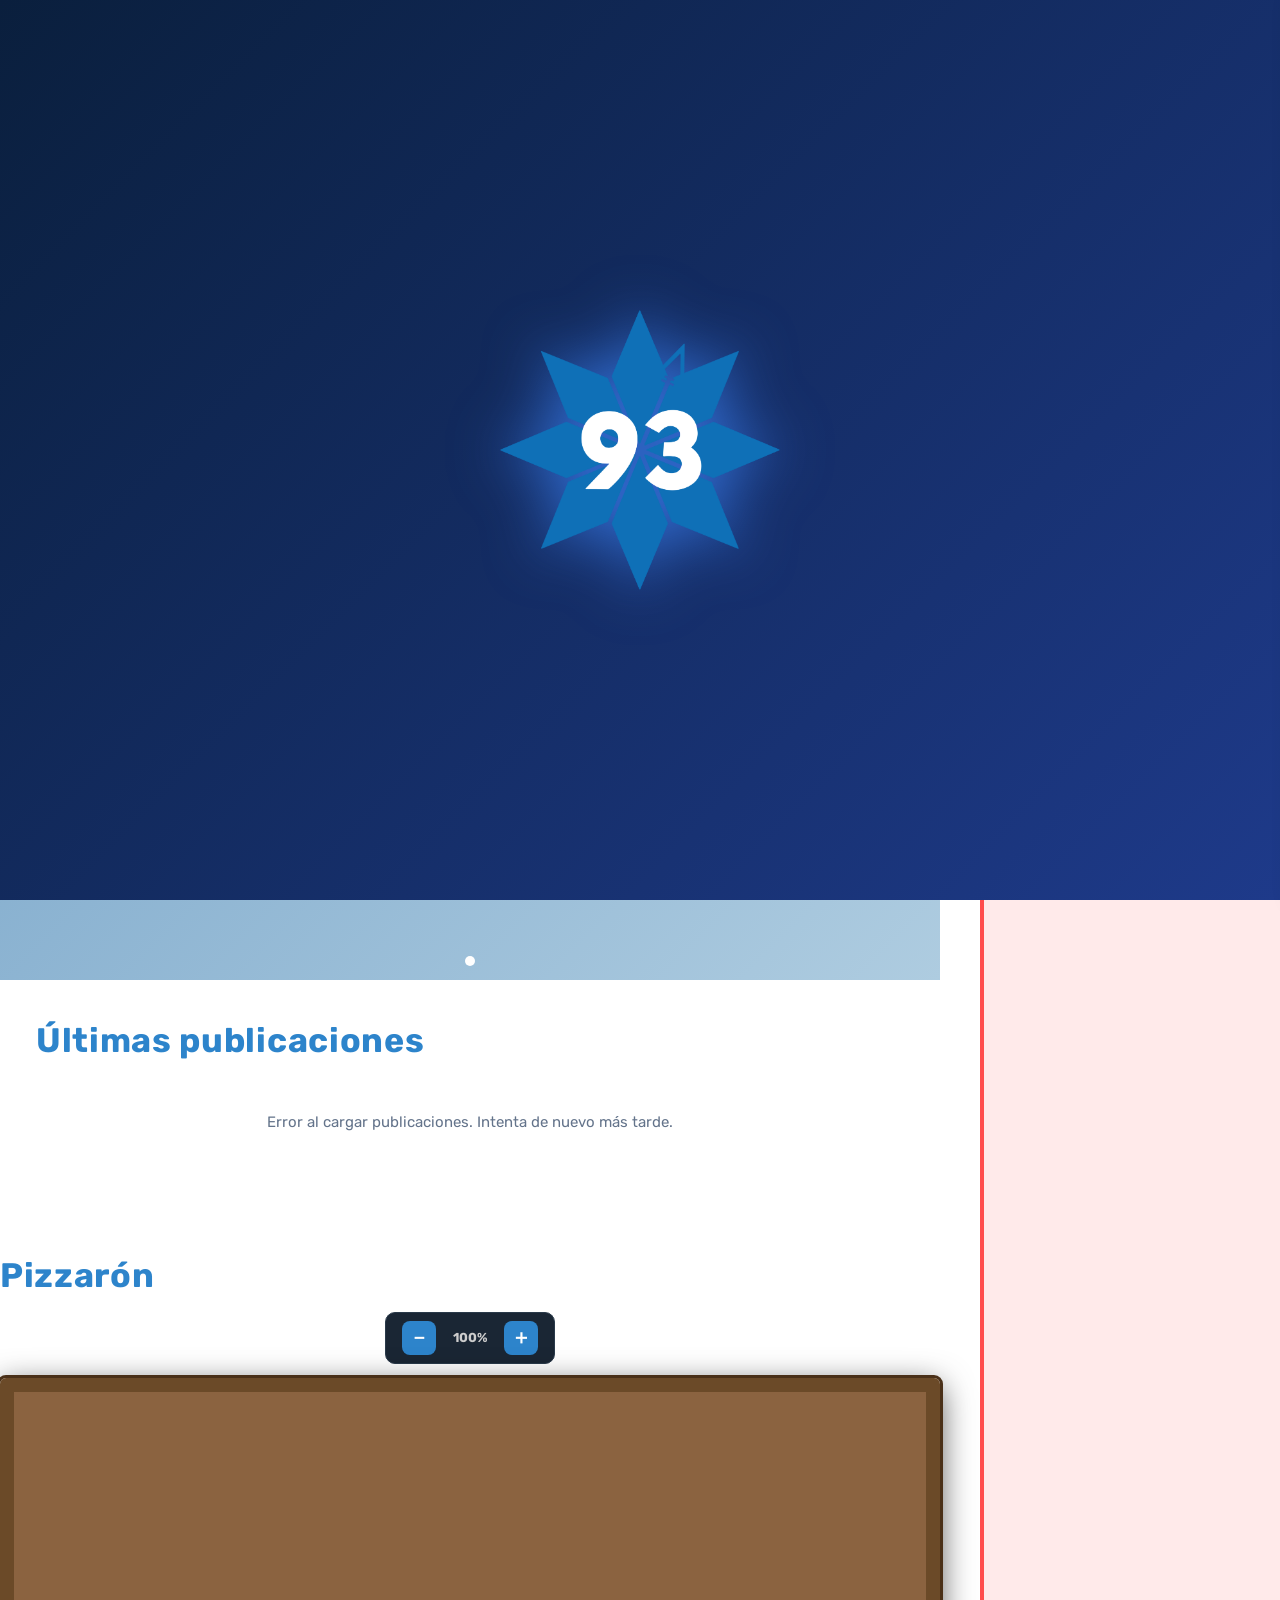
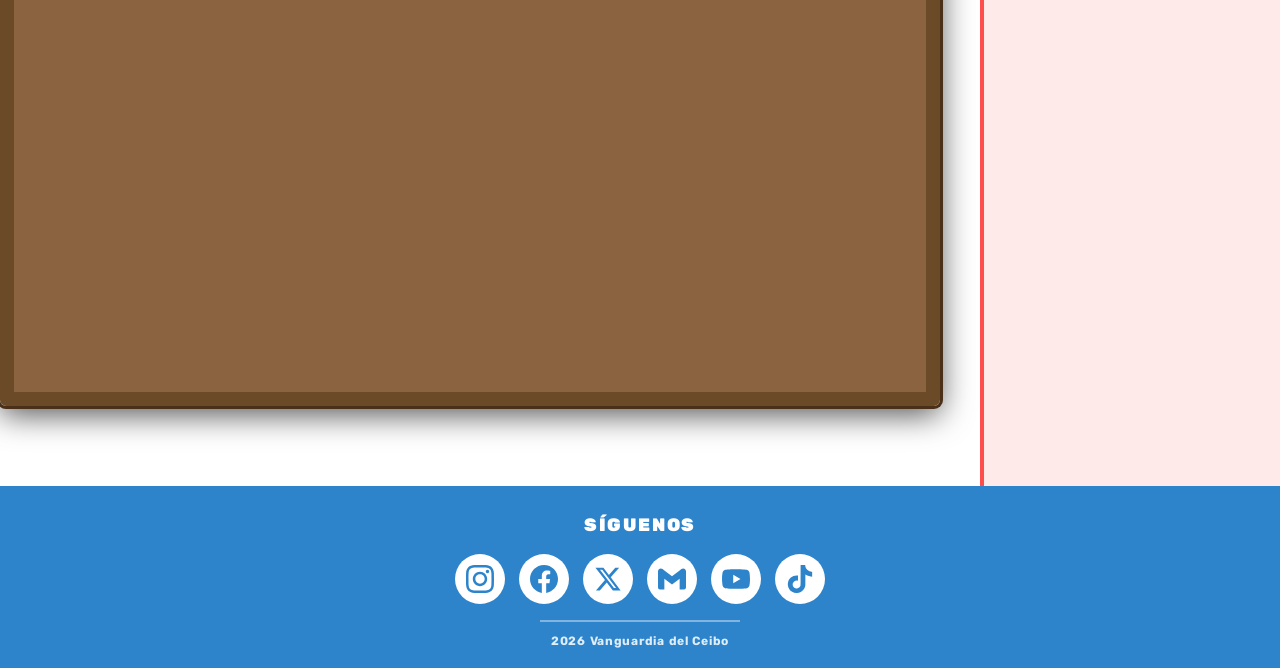
<file: Prototipo1/index.html>
<!DOCTYPE html>
<html lang="es">
<head>
  <meta name="viewport" content="width=device-width, initial-scale=1.0">
  <meta charset="UTF-8">
  <link rel="stylesheet" href="css/estilo.css">
  <script src="js/navbar.js" defer></script>
</head>
<body>

  <!-- SPLASH SCREEN -->
<div id="splash" class="splash">
  <div class="splash-content">
    <!-- Logo giratorio y 93 juntos -->
    <div class="logo-wrapper">
      <div class="logo-container">
        <img id="logo-fondo" src="Imagenes/logo_fondo.png" alt="Logo fondo">
      </div>
      <img id="logo-93" src="Imagenes/logo_93.png" alt="93">
    </div>
  </div>
</div>

<!-- NAVBAR -->
<custom-navbar></custom-navbar>

  <!-- 1. AQUÍ EMPIEZA EL CONTENEDOR GLOBAL (EL QUE MANEJA LAS DOS COLUMNAS) -->
<div class="pagina-contenedor">

  <!-- 2. AQUÍ ENTRA LA COLUMNA DE LA IZQUIERDA (TODO ESTO VA ADENTRO) -->
  <main class="contenido-principal">
    
    <!-- Hero -->
    <div class="hero">
      <div class="hero-placeholder"></div>
      <div class="hero-lema">Vanguardia del Ceibo</div>
    </div>

    <!-- Sección Info -->
    <div class="layout-principal">
      <section class="info-section">
        <p class="descripción-texto">
          Sómos un grupo con muchas ganas de crecer y ayudar participado en diversas actividades para el bienestar de las personas.
        </p>
      </section>
    </div>

    <!-- Carrusel Dinámico -->
    <div class="carousel" id="carousel">
      <div class="carousel-track" id="track">
        <div class="carousel-slide slide-1">
          <span class="slide-label" id="cargando-label">Cargando publicaciones...</span>
        </div>
      </div>

      <button class="carousel-btn prev" onclick="mover(-1)" aria-label="Anterior">
        <svg viewBox="0 0 24 24" fill="none" stroke="white" stroke-width="3" stroke-linecap="round" stroke-linejoin="round">
          <polyline points="15 18 9 12 15 6"/>
        </svg>
      </button>

      <button class="carousel-btn next" onclick="mover(1)" aria-label="Siguiente">
        <svg viewBox="0 0 24 24" fill="none" stroke="white" stroke-width="3" stroke-linecap="round" stroke-linejoin="round">
          <polyline points="9 18 15 12 9 6"/>
        </svg>
      </button>

      <div class="carousel-dots" id="dots"></div>
    </div>

    <!-- Sección Últimas Publicaciones -->
    <section class="publicaciones-section">
      <div class="section-header">
        <h2>Últimas publicaciones</h2>
        <div class="publicaciones-pagination" id="pagination"></div>
      </div>
      <div class="publicaciones-list" id="publicaciones-list"></div>
     </section>
<!-- PIZZARÓN -->
<section class="pizzarron-section">
  <div class="section-header">
    <h2>Pizzarón</h2>
  </div>

  <div class="pizzarron-wrapper">
    <div class="zoom-controls">
      <button class="zoom-btn" id="btn-zoom-out" onclick="cambiarZoom(-1)">－</button>
      <span   class="zoom-label" id="zoom-label">100%</span>
      <button class="zoom-btn" id="btn-zoom-in"  onclick="cambiarZoom(1)">＋</button>
    </div>

    <div class="pizzarron-outer">
      <div class="pizzarron-viewport" id="piz-viewport">
        <div class="pizzarron-inner" id="inner"></div>
      </div>
    </div>
  </div>
</section>
  </main>
  
  <aside class="sidebar-noticias">
    <div class="sidebar-titulo">Últimas Noticias</div>
    <div id="noticias-contenedor" class="noticias-lista">
      <div class="noticia-cargando">Cargando noticias...</div>
    </div>
  </aside>

</div>

<!-- FOOTER -->
<footer>
  <div class="footer-siguenos">Síguenos</div>
  <div class="footer-iconos">
    <a href="https://www.instagram.com/juv_93mm?igsh=eDFveXlmeWJnbGJi" target="_blank" class="footer-icon" aria-label="Instagram">
      <svg viewBox="0 0 24 24"><path d="M12 2.163c3.204 0 3.584.012 4.85.07 3.252.148 4.771 1.691 4.919 4.919.058 1.265.069 1.645.069 4.849 0 3.205-.012 3.584-.069 4.849-.149 3.225-1.664 4.771-4.919 4.919-1.266.058-1.644.07-4.85.07-3.204 0-3.584-.012-4.849-.07-3.26-.149-4.771-1.699-4.919-4.92-.058-1.265-.07-1.644-.07-4.849 0-3.204.013-3.583.07-4.849.149-3.227 1.664-4.771 4.919-4.919 1.266-.057 1.645-.069 4.849-.069zm0-2.163c-3.259 0-3.667.014-4.947.072-4.358.2-6.78 2.618-6.98 6.98-.059 1.281-.073 1.689-.073 4.948 0 3.259.014 3.668.072 4.948.2 4.358 2.618 6.78 6.98 6.98 1.281.058 1.689.072 4.948.072 3.259 0 3.668-.014 4.948-.072 4.354-.2 6.782-2.618 6.979-6.98.059-1.28.073-1.689.073-4.948 0-3.259-.014-3.667-.072-4.947-.196-4.354-2.617-6.78-6.979-6.98-1.281-.059-1.69-.073-4.949-.073zm0 5.838c-3.403 0-6.162 2.759-6.162 6.162s2.759 6.163 6.162 6.163 6.162-2.759 6.162-6.163c0-3.403-2.759-6.162-6.162-6.162zm0 10.162c-2.209 0-4-1.79-4-4 0-2.209 1.791-4 4-4s4 1.791 4 4c0 2.21-1.791 4-4 4zm6.406-11.845c-.796 0-1.441.645-1.441 1.44s.645 1.44 1.441 1.44c.795 0 1.439-.645 1.439-1.44s-.644-1.44-1.439-1.44z"/></svg>
    </a>
    <a href="https://www.facebook.com/?locale=es_LA" target="_blank" class="footer-icon" aria-label="Facebook">
      <svg viewBox="0 0 24 24"><path d="M24 12.073c0-6.627-5.373-12-12-12s-12 5.373-12 12c0 5.99 4.388 10.954 10.125 11.854v-8.385H7.078v-3.47h3.047V9.43c0-3.007 1.792-4.669 4.533-4.669 1.312 0 2.686.235 2.686.235v2.953H15.83c-1.491 0-1.956.925-1.956 1.874v2.25h3.328l-.532 3.47h-2.796v8.385C19.612 23.027 24 18.062 24 12.073z"/></svg>
    </a>
    <a href="https://x.com/home" target="_blank" class="footer-icon" aria-label="X">
      <svg viewBox="0 0 24 24"><path d="M18.244 2.25h3.308l-7.227 8.26 8.502 11.24H16.17l-5.214-6.817L4.99 21.75H1.68l7.73-8.835L1.254 2.25H8.08l4.713 6.231zm-1.161 17.52h1.833L7.084 4.126H5.117z"/></svg>
    </a>
    <a href="https://workspace.google.com/intl/es-419/gmail/" target="_blank" class="footer-icon" aria-label="Email">
      <svg viewBox="0 0 24 24"><path d="M24 5.457v13.909c0 .904-.732 1.636-1.636 1.636h-3.819V11.73L12 16.64l-6.545-4.91v9.273H1.636A1.636 1.636 0 0 1 0 19.366V5.457c0-2.023 2.309-3.178 3.927-1.964L5.455 4.64 12 9.548l6.545-4.91 1.528-1.145C21.69 2.28 24 3.434 24 5.457z"/></svg>
    </a>
    <a href="https://www.youtube.com" target="_blank" class="footer-icon" aria-label="YouTube">
      <svg viewBox="0 0 24 24"><path d="M23.495 6.205a3.007 3.007 0 0 0-2.088-2.088c-1.87-.501-9.396-.501-9.396-.501s-7.507-.01-9.396.501A3.007 3.007 0 0 0 .527 6.205a31.247 31.247 0 0 0-.522 5.805 31.247 31.247 0 0 0 .522 5.783 3.007 3.007 0 0 0 2.088 2.088c1.868.502 9.396.502 9.396.502s7.506 0 9.396-.502a3.007 3.007 0 0 0 2.088-2.088 31.247 31.247 0 0 0 .5-5.783 31.247 31.247 0 0 0-.5-5.805zM9.609 15.601V8.408l6.264 3.602z"/></svg>
    </a>
    <a href="https://www.tiktok.com/es-419/" target="_blank" class="footer-icon" aria-label="TikTok">
      <svg viewBox="0 0 24 24"><path d="M12.525.02c1.31-.02 2.61-.01 3.91-.02.08 1.53.63 3.09 1.75 4.17 1.12 1.11 2.7 1.62 4.24 1.79v4.03c-1.44-.05-2.89-.35-4.2-.97-.57-.26-1.1-.59-1.62-.93-.01 2.92.01 5.84-.02 8.75-.08 1.4-.54 2.79-1.35 3.94-1.31 1.92-3.58 3.17-5.91 3.21-1.43.08-2.86-.31-4.08-1.03-2.02-1.19-3.44-3.37-3.65-5.71-.02-.5-.03-1-.01-1.49.18-1.9 1.12-3.72 2.58-4.96 1.66-1.44 3.98-2.13 6.15-1.72.02 1.48-.04 2.96-.04 4.44-.99-.32-2.15-.23-3.02.37-.63.41-1.11 1.04-1.36 1.75-.21.51-.15 1.07-.14 1.61.24 1.64 1.82 3.02 3.5 2.87 1.12-.01 2.19-.66 2.77-1.61.19-.33.4-.67.41-1.06.1-1.79.06-3.57.07-5.36.01-4.03-.01-8.05.02-12.07z"/></svg>
    </a>
  </div>
  <div class="footer-sep"></div>
  <div class="footer-copy">2026 Vanguardia del Ceibo</div>
</footer>

<script>
  const SUPABASE_URL = 'https://lnqqmoflqbbgxstxlujy.supabase.co';
  const SUPABASE_KEY = 'sb_publishable_ehNfp-wrQtIqlDbtNesRww_iFNWR-H3';

  const headers = {
    'apikey': SUPABASE_KEY,
    'Authorization': 'Bearer ' + SUPABASE_KEY
  };

  const track = document.getElementById('track');
  const dotsEl = document.getElementById('dots');
  const publicacionesList = document.getElementById('publicaciones-list');
  const paginationEl = document.getElementById('pagination');
  let actual = 0;
  let total = 1;
  let intervalo;
  let currentPage = 1;
  const PAGE_SIZE = 10;

  function getUruguayDate() {
    return new Date().toLocaleDateString('sv', { timeZone: 'America/Montevideo' });
  }

  function formatDate(value) {
    if (!value) return '';
    return new Date(value).toLocaleDateString('es-UY', {
      day: '2-digit',
      month: '2-digit',
      year: 'numeric',
      timeZone: 'America/Montevideo'
    });
  }

  function escapeHtml(text) {
    return text
      ? String(text)
          .replace(/&/g, '&amp;')
          .replace(/</g, '&lt;')
          .replace(/>/g, '&gt;')
          .replace(/"/g, '&quot;')
          .replace(/'/g, '&#039;')
      : '';
  }

  function crearDot(i) {
    const d = document.createElement('button');
    d.className = 'carousel-dot' + (i === 0 ? ' active' : '');
    d.setAttribute('aria-label', 'Ir a slide ' + (i + 1));
    d.addEventListener('click', () => ir(i));
    dotsEl.appendChild(d);
  }

  function actualizar() {
    track.style.transform = 'translateX(-' + (actual * 100) + '%)';
    document.querySelectorAll('.carousel-dot').forEach((d, i) => {
      d.classList.toggle('active', i === actual);
    });
  }

  function mover(dir) {
    actual = (actual + dir + total) % total;
    actualizar();
  }

  function ir(idx) {
    actual = idx;
    actualizar();
  }

  function iniciarAutoplay() {
    clearInterval(intervalo);
    intervalo = setInterval(() => mover(1), 4000);
  }

  function crearSlideHtml(publicacion) {
    return `
      <div class="carousel-slide">
        <a class="slide-card" href="publicacion.html?id=${publicacion.id}">
          <img src="${publicacion.url_foto || 'Imagenes/logo_fondo.png'}" alt="${escapeHtml(publicacion.titulo || 'Publicación')}">
          <div class="slide-copy">
            <h3 class="slide-title">${escapeHtml(publicacion.titulo || 'Sin título')}</h3>
            <p class="slide-snippet">${escapeHtml(publicacion.descripcion || '').slice(0, 100)}...</p>
            <span class="slide-link">Leer publicación</span>
          </div>
        </a>
      </div>`;
  }

  function crearCardHtml(publicacion) {
    const descripcion = publicacion.descripcion || 'Sin descripción disponible.';
    const snippet = descripcion.length > 100 ? descripcion.slice(0, 100) : descripcion;
    const necesitaToggle = descripcion.length > 100;
    const id = publicacion.id;

    return `
      <article class="publicacion-card">
        <img src="${publicacion.url_foto || 'Imagenes/logo_fondo.png'}" alt="${escapeHtml(publicacion.titulo || 'Publicación')}">
        <div class="publicacion-card-body">
          <div class="publicacion-card-meta">${formatDate(publicacion.fecha)}${publicacion.IDfoto ? ' · ' + escapeHtml(publicacion.IDfoto) : ''}</div>
          <h3 class="publicacion-card-title">${escapeHtml(publicacion.titulo || 'Sin título')}</h3>
          <p class="publicacion-card-text">
            <span id="descripcion-preview-${id}">${escapeHtml(snippet)}</span>
            ${necesitaToggle ? `<span id="descripcion-full-${id}" class="descripcion-full" style="display:none;">${escapeHtml(descripcion.slice(100))}</span>` : ''}
            ${necesitaToggle ? `<button type="button" class="descripcion-toggle" onclick="toggleDescripcion('${id}')">Ver más</button>` : ''}
          </p>
          <a class="btn slide-link" href="publicacion.html?id=${id}">Ver publicación</a>
        </div>
      </article>`;  
    }

  function renderPagination(page, totalPages) {
    paginationEl.innerHTML = '';
    if (totalPages <= 1) {
      return;
    }

    const prev = document.createElement('button');
    prev.textContent = 'Anterior';
    prev.className = 'pagination-button';
    prev.disabled = page === 1;
    prev.addEventListener('click', () => cargarPublicaciones(page - 1));
    paginationEl.appendChild(prev);

    for (let i = 1; i <= totalPages; i += 1) {
      const btn = document.createElement('button');
      btn.textContent = String(i);
      btn.className = 'pagination-button';
      btn.disabled = i === page;
      btn.addEventListener('click', () => cargarPublicaciones(i));
      paginationEl.appendChild(btn);
    }

    const next = document.createElement('button');
    next.textContent = 'Siguiente';
    next.className = 'pagination-button';
    next.disabled = page === totalPages;
    next.addEventListener('click', () => cargarPublicaciones(page + 1));
    paginationEl.appendChild(next);
  }

  function toggleDescripcion(id) {
    const preview = document.getElementById(`descripcion-preview-${id}`);
    const full = document.getElementById(`descripcion-full-${id}`);
    const button = preview?.parentElement.querySelector('.descripcion-toggle');
    if (!preview || !full || !button) return;

    const showing = full.style.display === 'inline';
    full.style.display = showing ? 'none' : 'inline';
    button.textContent = showing ? 'Ver más' : 'Ver menos';
  }

  async function cargarPublicaciones(page = 1) {
    currentPage = page;
    const offset = (page - 1) * PAGE_SIZE;
    const today = getUruguayDate();

    try {
      const res = await fetch(
        `${SUPABASE_URL}/rest/v1/publicacion?select=*&fecha=lte.${today}&order=fecha.desc,id.desc&limit=${PAGE_SIZE}&offset=${offset}`,
        { headers: { ...headers, 'Prefer': 'count=exact' } }
      );
      const publicaciones = await res.json();
      const contentRange = res.headers.get('content-range');
      const totalItems = contentRange ? parseInt(contentRange.split('/')[1], 10) || publicaciones.length : publicaciones.length;
      const totalPages = Math.max(1, Math.ceil(totalItems / PAGE_SIZE));

      publicacionesList.innerHTML = publicaciones.length
        ? publicaciones.map(crearCardHtml).join('')
        : '<div class="publicaciones-vacias">No hay publicaciones para mostrar en este momento.</div>';

      renderPagination(page, totalPages);

      const carouselPublicaciones = publicaciones.slice(0, 5);
      track.innerHTML = carouselPublicaciones.length
        ? carouselPublicaciones.map(crearSlideHtml).join('')
        : '<div class="carousel-slide slide-1"><span class="slide-label">No hay publicaciones activas.</span></div>';

      total = carouselPublicaciones.length || 1;
      actual = 0;
      dotsEl.innerHTML = '';
      Array.from({ length: total }).forEach((_, i) => crearDot(i));
      actualizar();
      iniciarAutoplay();
    } catch (e) {
      console.error('Error cargando publicaciones:', e);
      publicacionesList.innerHTML = '<div class="publicaciones-vacias">Error al cargar publicaciones. Intenta de nuevo más tarde.</div>';
      track.innerHTML = '<div class="carousel-slide slide-1"><span class="slide-label">Error al cargar publicaciones.</span></div>';
      dotsEl.innerHTML = '';
      crearDot(0);
    }
  }

  // ── CARGAR NOTICIAS EN LA SIDEBAR DERECHA ──
  async function cargarNoticiasSidebar() {
    const contenedor = document.getElementById('noticias-contenedor');
    if (!contenedor) return; // Salvaguarda por si se usa en páginas sin sidebar

    try {
      const hoy = getUruguayDate();
      
      // Hacemos el fetch pidiendo solo los posts donde es_noticia sea true
      const res = await fetch(
        `${SUPABASE_URL}/rest/v1/publicacion?select=id,titulo,fecha,es_noticia,url_foto&es_noticia=eq.true&fecha=lte.${hoy}&order=fecha.desc,id.desc&limit=5`,
        { headers }
      );
      
      if (!res.ok) {
        throw new Error('Error en la respuesta de Supabase');
      }

      const noticias = await res.json();

      // Si no hay ninguna noticia marcada
      if (!noticias || noticias.length === 0) {
        contenedor.innerHTML = '<div class="noticia-vacia">No hay noticias recientes.</div>';
        return;
      }

      // Renderizamos las noticias encontradas
      contenedor.innerHTML = noticias.map(n => `
        <article class="noticia-item">
          ${n.url_foto ? `<img src="${n.url_foto}" alt="${escapeHtml(n.titulo)}" class="noticia-item-img">` : ''}
          <div class="noticia-item-body">
            <span class="noticia-item-fecha">📅 ${formatDate(n.fecha)}</span>
            <a class="noticia-item-titulo" href="publicacion.html?id=${n.id}">
              ${escapeHtml(n.titulo)}
            </a>
          </div>
        </article>
      `).join('');

    } catch (error) {
      console.error('Error cargando noticias:', error);
      // Evitamos romper la ejecución y mostramos un estado amigable
      contenedor.innerHTML = '<div class="noticia-vacia">No hay noticias disponibles.</div>';
    }
  }

  cargarPublicaciones();
  cargarNoticiasSidebar();
  // ==================== SPLASH SCREEN LOGIC ====================
  const splash = document.getElementById('splash');

  function showSplash() {
    if (sessionStorage.getItem('splashShown') === 'true') {
      splash.style.display = 'none';
      return;
    }

    sessionStorage.setItem('splashShown', 'true');
    setTimeout(() => {
      splash.classList.add('move-to-header');
      setTimeout(() => {
        splash.classList.add('hidden');
      }, 1800);
    }, 5200);
  }

  window.onload = showSplash;
// ── PIZZARÓN — estilo Google Maps ─────────────────
const BOARD_W     = 1200;
const BOARD_H     = 800;
let escalaFotos   = 1.0;
const ESCALA_MIN  = 0.25;
const ESCALA_PASO = 0.15;
const IMG_BASE_W  = 180;
const IMG_BASE_H  = 140;
const MARGEN      = 8;

// Zoom del viewport
const ZOOM_PASOS = [0.3, 0.4, 0.5, 0.6, 0.7, 0.8, 0.9, 1.0, 1.1, 1.2, 1.4, 1.6];
let zoomIdx      = 7; // empieza en 1.0

// Posición de la cámara (offset del inner)
let camX = 0;
let camY = 0;

// Estado del drag
let dragging  = false;
let dragStartX = 0;
let dragStartY = 0;
let camStartX  = 0;
let camStartY  = 0;

let posiciones = [];

// ── Tamaño actual de cada foto ──
function imgW() { return Math.round(IMG_BASE_W * escalaFotos); }
function imgH() { return Math.round(IMG_BASE_H * escalaFotos); }

// ── Límites del drag para no salirse del board ──
function clampCam(x, y) {
  const z        = ZOOM_PASOS[zoomIdx];
  const vp       = document.getElementById('piz-viewport');
  const vpW      = vp ? vp.clientWidth  : 800;
  const vpH      = vp ? vp.clientHeight : 600;
  const maxX     = 0;
  const maxY     = 0;
  const minX     = Math.min(0, vpW  - BOARD_W * z);
  const minY     = Math.min(0, vpH  - BOARD_H * z);
  return {
    x: Math.max(minX, Math.min(maxX, x)),
    y: Math.max(minY, Math.min(maxY, y))
  };
}

// ── Aplicar transform al inner ──
function aplicarCam(transition = false) {
  const inner = document.getElementById('inner');
  if (!inner) return;
  const z = ZOOM_PASOS[zoomIdx];

  if (transition) {
    inner.classList.add('zoom-transition');
    setTimeout(() => inner.classList.remove('zoom-transition'), 220);
  }

  inner.style.transform = `translate(${camX}px, ${camY}px) scale(${z})`;
  document.getElementById('zoom-label').textContent  = Math.round(z * 100) + '%';
  document.getElementById('btn-zoom-in').disabled    = zoomIdx === ZOOM_PASOS.length - 1;
  document.getElementById('btn-zoom-out').disabled   = zoomIdx === 0;
}

// ── Zoom con botones (centrado en el viewport) ──
function cambiarZoom(dir) {
  const vp   = document.getElementById('piz-viewport');
  const vpW  = vp ? vp.clientWidth  : 800;
  const vpH  = vp ? vp.clientHeight : 600;
  const zOld = ZOOM_PASOS[zoomIdx];

  zoomIdx = Math.max(0, Math.min(ZOOM_PASOS.length - 1, zoomIdx + dir));
  const zNew = ZOOM_PASOS[zoomIdx];

  // Mantener el centro del viewport anclado
  const cx = vpW / 2;
  const cy = vpH / 2;
  camX = cx - (cx - camX) * (zNew / zOld);
  camY = cy - (cy - camY) * (zNew / zOld);

  const clamped = clampCam(camX, camY);
  camX = clamped.x;
  camY = clamped.y;

  aplicarCam(true);
}

// ── Drag (mouse) ──
function initDrag() {
  const vp = document.getElementById('piz-viewport');
  if (!vp) return;

  vp.addEventListener('mousedown', e => {
    dragging   = true;
    dragStartX = e.clientX;
    dragStartY = e.clientY;
    camStartX  = camX;
    camStartY  = camY;
    e.preventDefault();
  });

  window.addEventListener('mousemove', e => {
    if (!dragging) return;
    const dx = e.clientX - dragStartX;
    const dy = e.clientY - dragStartY;
    const clamped = clampCam(camStartX + dx, camStartY + dy);
    camX = clamped.x;
    camY = clamped.y;
    aplicarCam(false);
  });

  window.addEventListener('mouseup', () => { dragging = false; });

  // ── Drag (touch) ──
  vp.addEventListener('touchstart', e => {
    if (e.touches.length !== 1) return;
    dragging   = true;
    dragStartX = e.touches[0].clientX;
    dragStartY = e.touches[0].clientY;
    camStartX  = camX;
    camStartY  = camY;
  }, { passive: true });

  window.addEventListener('touchmove', e => {
    if (!dragging || e.touches.length !== 1) return;
    const dx = e.touches[0].clientX - dragStartX;
    const dy = e.touches[0].clientY - dragStartY;
    const clamped = clampCam(camStartX + dx, camStartY + dy);
    camX = clamped.x;
    camY = clamped.y;
    aplicarCam(false);
    e.preventDefault();
  }, { passive: false });

  window.addEventListener('touchend', () => { dragging = false; });
}

// ── Encontrar posición libre ──
function encontrarPosicion() {
  const w = imgW(), h = imgH();
  for (let i = 0; i < 800; i++) {
    const x = Math.floor(Math.random() * (BOARD_W - w));
    const y = Math.floor(Math.random() * (BOARD_H - h));
    const solapa = posiciones.some(p =>
      x < p.x + p.w + MARGEN && x + w + MARGEN > p.x &&
      y < p.y + p.h + MARGEN && y + h + MARGEN > p.y
    );
    if (!solapa) return { x, y, w, h };
  }
  return null;
}

// ── Achicar y reposicionar cuando se llena ──
function achicarYReposicionar() {
  if (escalaFotos <= ESCALA_MIN) return false;
  escalaFotos = Math.max(ESCALA_MIN, escalaFotos - ESCALA_PASO);
  posiciones  = [];
  document.querySelectorAll('.pizza-foto-wrap').forEach(wrap => {
    const pos = encontrarPosicion();
    if (pos) {
      wrap.style.left   = pos.x + 'px';
      wrap.style.top    = pos.y + 'px';
      wrap.style.width  = pos.w + 'px';
      wrap.style.height = pos.h + 'px';
      posiciones.push(pos);
    }
  });
  return true;
}

// ── Insertar una foto ──
function insertarFotoPiz(url) {
  let pos = encontrarPosicion();
  if (!pos) {
    if (!achicarYReposicionar()) return;
    pos = encontrarPosicion();
    if (!pos) return;
  }
  posiciones.push(pos);

  const inner = document.getElementById('inner');
  if (!inner) return;

  const div = document.createElement('div');
  div.className     = 'pizza-foto-wrap';
  div.style.left    = pos.x + 'px';
  div.style.top     = pos.y + 'px';
  div.style.width   = pos.w + 'px';
  div.style.height  = pos.h + 'px';
  div.style.transform = `rotate(${(Math.random() * 16 - 8).toFixed(1)}deg)`;

  const img = document.createElement('img');
  img.src       = url;
  img.className = 'pizza-foto';
  img.draggable = false;
  div.appendChild(img);
  inner.appendChild(div);
}

// ── Cargar fotos desde Supabase ──
async function cargarPizzarron() {
  try {
    const res   = await fetch(
      `${SUPABASE_URL}/rest/v1/pizzarron?select=*&order=created_at.asc`,
      { headers }
    );
    const fotos = await res.json();
    fotos.forEach(f => insertarFotoPiz(f.url_foto));
    aplicarCam(false);
    initDrag();
  } catch(e) {
    console.error('Error cargando pizzarón:', e);
  }
}

cargarPizzarron();
</script>
</body>
</html>
</file>
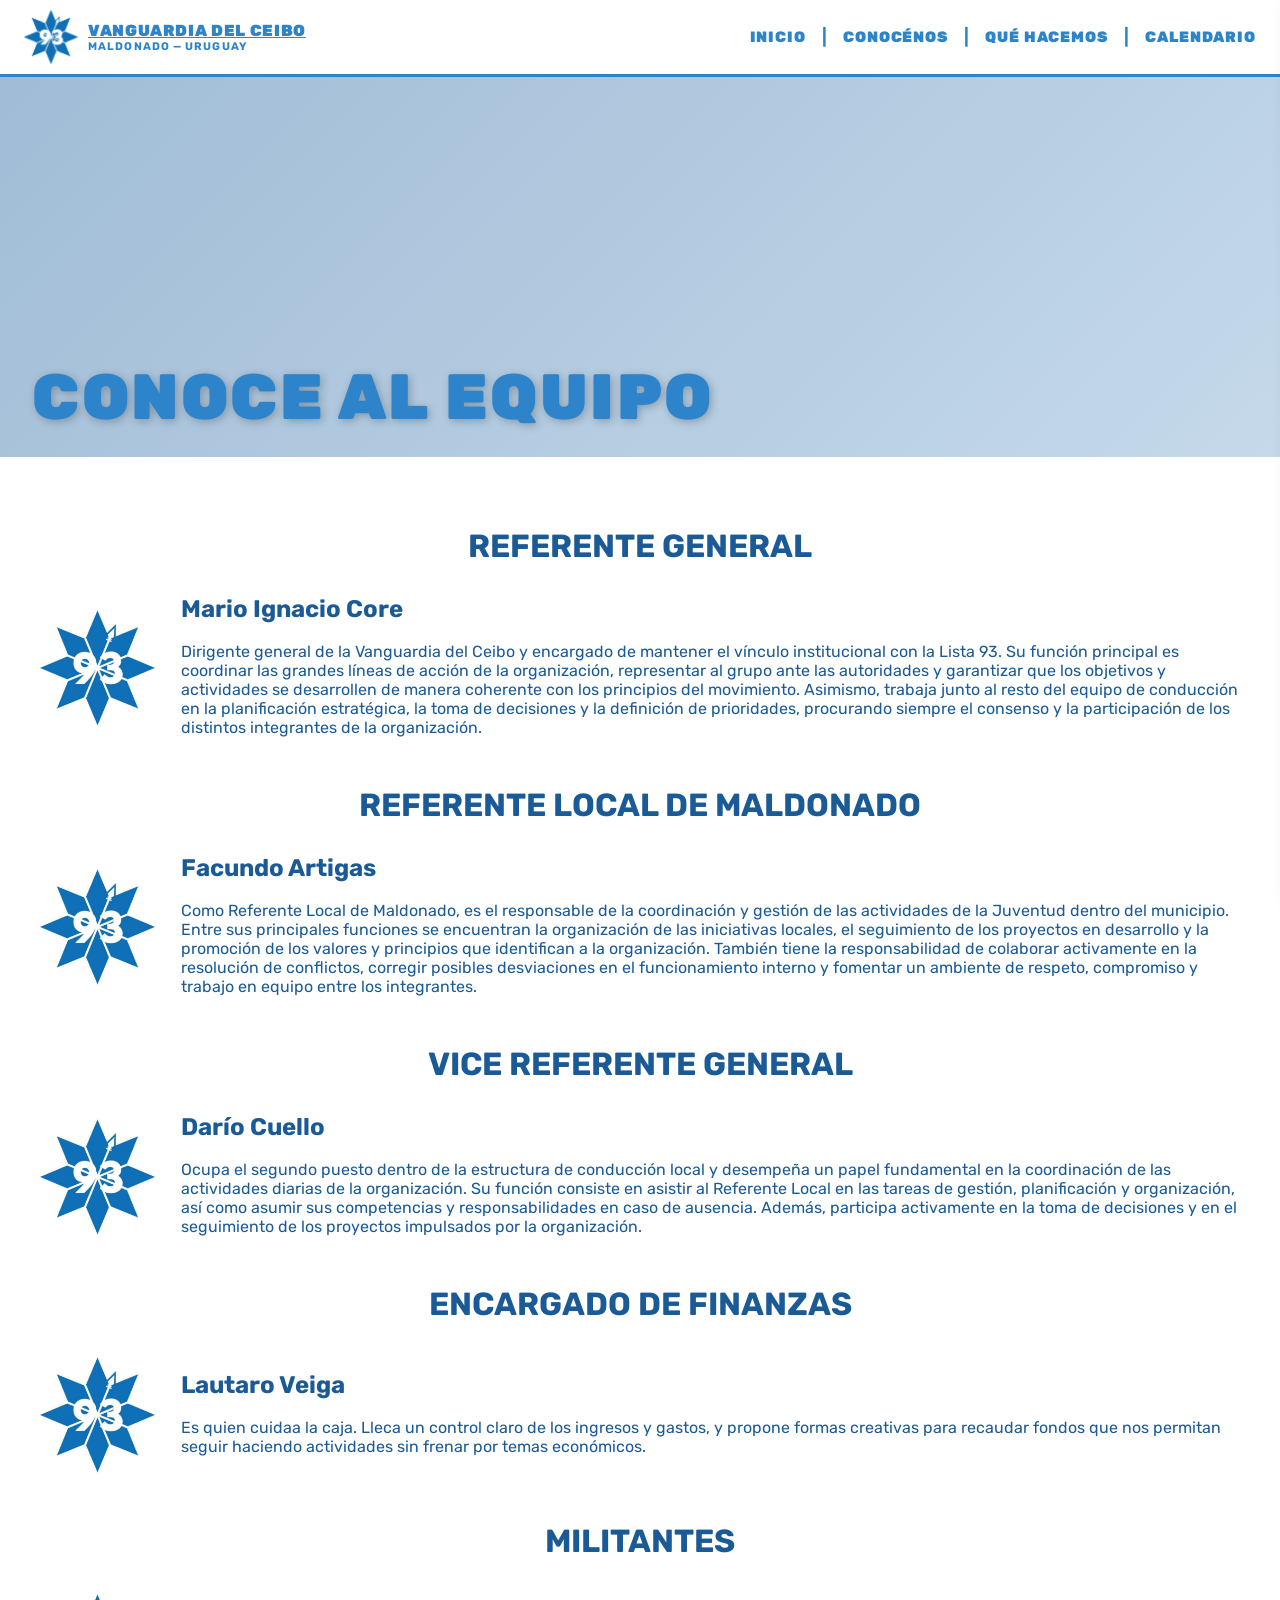
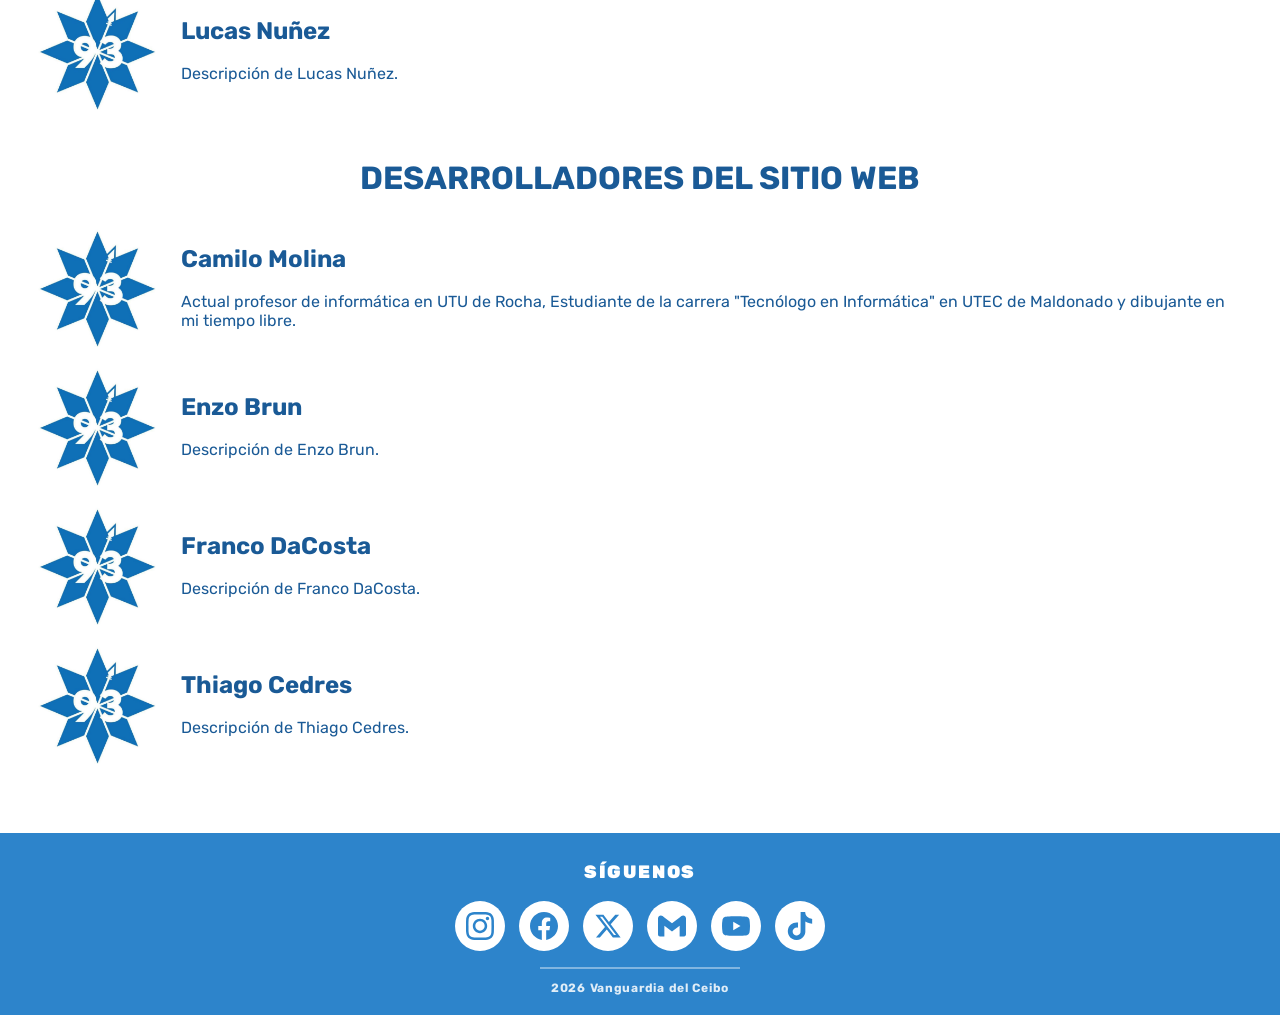
<file: Prototipo1/conocenos.html>
<!DOCTYPE html>
<html lang="es">
<head>
  <meta name="viewport" content="width=device-width, initial-scale=1.0">
  <meta charset="UTF-8">
  <link rel="stylesheet" href="/Prototipo1/css/estilo.css">
  <script src="js/navbar.js" defer></script>
</head>
<body>

<custom-navbar></custom-navbar>

<!-- HERO -->
<div class="hero">
  <!-- Reemplazá por tu imagen real: -->
  <!-- <img class="hero-img" src="hero.jpg" alt=""> -->
  <div class="hero-placeholder"></div>
  <div class="hero-lema">Conoce al Equipo</div>
</div>

<!-- SECCIÓN INFO -->
<section class="info-section">
  
  <h1 class="titulo-cargo">REFERENTE GENERAL</h1>
  
  <div class="info-card">
    <img src="Imagenes/logo.jpeg" alt="Mario Ignacio Core" class="info-foto">
    <div class="info-contenido">
      <h2 class="info-nombre">Mario Ignacio Core</h2>
      </br>
      <p class="info-descripcion">
      Dirigente general de la Vanguardia del Ceibo y encargado de mantener el vínculo institucional con la Lista 93. Su función principal es coordinar las grandes líneas de acción de la organización, representar al grupo ante las autoridades y garantizar que los objetivos y actividades se desarrollen de manera coherente con los principios del movimiento.
      Asimismo, trabaja junto al resto del equipo de conducción en la planificación estratégica, la toma de decisiones y la definición de prioridades, procurando siempre el consenso y la participación de los distintos integrantes de la organización.
      </p>
    </div>
  </div>

  </br>

  <h1 class="titulo-cargo">REFERENTE LOCAL DE MALDONADO</h1>  
  <div class="info-card">
    <img src="Imagenes/logo.jpeg" alt="Facundo Artigas" class="info-foto">
    <div class="info-contenido">
      <h2 class="info-nombre">Facundo Artigas</h2>
      </br>
      <p class="info-descripcion">
        Como Referente Local de Maldonado, es el responsable de la coordinación y gestión de las actividades de la Juventud dentro del municipio. Entre sus principales funciones se encuentran la organización de las iniciativas locales, el seguimiento de los proyectos en desarrollo y la promoción de los valores y principios que identifican a la organización.
        También tiene la responsabilidad de colaborar activamente en la resolución de conflictos, corregir posibles desviaciones en el funcionamiento interno y fomentar un ambiente de respeto, compromiso y trabajo en equipo entre los integrantes.
      </p>
    </div>
  </div>

  </br>

  <h1 class="titulo-cargo">VICE REFERENTE GENERAL</h1>
  
  <div class="info-card">
    <img src="Imagenes/logo.jpeg" alt="Darío Cuello" class="info-foto">
    <div class="info-contenido">
      <h2 class="info-nombre">Darío Cuello</h2>
      </br>
      <p class="info-descripcion">
      Ocupa el segundo puesto dentro de la estructura de conducción local y desempeña un papel fundamental en la coordinación de las actividades diarias de la organización.
      Su función consiste en asistir al Referente Local en las tareas de gestión, planificación y organización, así como asumir sus competencias y responsabilidades en caso de ausencia. Además, participa activamente en la toma de decisiones y en el seguimiento de los proyectos impulsados por la organización.
      </p>
    </div>
  </div>

  </br>

  <h1 class="titulo-cargo">ENCARGADO DE FINANZAS</h1>
  <div class="info-card">
    <img src="Imagenes/logo.jpeg" alt="Lautaro Veiga" class="info-foto">
    <div class="info-contenido">
      <h2 class="info-nombre">Lautaro Veiga</h2>
      </br>
      <p class="info-descripcion">
        Es quien cuidaa la caja. Lleca un control claro de los ingresos y gastos, y propone formas creativas para recaudar fondos que nos permitan seguir haciendo actividades sin frenar por temas económicos.
      </p>
    </div>
  </div>

  </br>

  <h1 class="titulo-cargo">MILITANTES</h1>
  <div class="info-card">
    <img src="Imagenes/logo.jpeg" alt="Lucas Nuñez" class="info-foto">
    <div class="info-contenido">
      <h2 class="info-nombre">Lucas Nuñez</h2>
      </br>
      <p class="info-descripcion">
        Descripción de Lucas Nuñez.
      </p>
    </div>
  </div>
  
  </br>

  <h1 class="titulo-cargo">DESARROLLADORES DEL SITIO WEB</h1>
  <div class="info-card">
    <img src="Imagenes/logo.jpeg" alt="Camilo Molina" class="info-foto">
    <div class="info-contenido">
      <h2 class="info-nombre">Camilo Molina</h2>
      </br>
      <p class="info-descripcion">
        Actual profesor de informática en UTU de Rocha, Estudiante de la carrera "Tecnólogo en Informática" en UTEC de Maldonado y dibujante en mi tiempo libre.
      </p>
    </div>
  </div>
  </br>
  <div class="info-card">
    <img src="Imagenes/logo.jpeg" alt="Enzo Brun" class="info-foto">
    <div class="info-contenido">
      <h2 class="info-nombre">Enzo Brun</h2>
      </br>
      <p class="info-descripcion">
        Descripción de Enzo Brun.
      </p>
    </div>
  </div>
  </br>
  <div class="info-card">
    <img src="Imagenes/logo.jpeg" alt="Franco DaCosta" class="info-foto">
    <div class="info-contenido">
      <h2 class="info-nombre">Franco DaCosta</h2>
      </br>
      <p class="info-descripcion">
        Descripción de Franco DaCosta.
      </p>
    </div>
  </div>
  </br>
  <div class="info-card">
    <img src="Imagenes/logo.jpeg" alt="Thiago Cedres" class="info-foto">
    <div class="info-contenido">
      <h2 class="info-nombre">Thiago Cedres</h2>
      </br>
      <p class="info-descripcion">
        Descripción de Thiago Cedres.
      </p>
    </div>
  </div>
  </br>

</section>

<!-- FOOTER -->
<footer>
  <div class="footer-siguenos">Síguenos</div>

  <div class="footer-iconos">

    <a href="https://www.instagram.com/juv_93mm?igsh=eDFveXlmeWJnbGJi" target="_blank" class="footer-icon" aria-label="Instagram">
      <svg viewBox="0 0 24 24"><path d="M12 2.163c3.204 0 3.584.012 4.85.07 3.252.148 4.771 1.691 4.919 4.919.058 1.265.069 1.645.069 4.849 0 3.205-.012 3.584-.069 4.849-.149 3.225-1.664 4.771-4.919 4.919-1.266.058-1.644.07-4.85.07-3.204 0-3.584-.012-4.849-.07-3.26-.149-4.771-1.699-4.919-4.92-.058-1.265-.07-1.644-.07-4.849 0-3.204.013-3.583.07-4.849.149-3.227 1.664-4.771 4.919-4.919 1.266-.057 1.645-.069 4.849-.069zm0-2.163c-3.259 0-3.667.014-4.947.072-4.358.2-6.78 2.618-6.98 6.98-.059 1.281-.073 1.689-.073 4.948 0 3.259.014 3.668.072 4.948.2 4.358 2.618 6.78 6.98 6.98 1.281.058 1.689.072 4.948.072 3.259 0 3.668-.014 4.948-.072 4.354-.2 6.782-2.618 6.979-6.98.059-1.28.073-1.689.073-4.948 0-3.259-.014-3.667-.072-4.947-.196-4.354-2.617-6.78-6.979-6.98-1.281-.059-1.69-.073-4.949-.073zm0 5.838c-3.403 0-6.162 2.759-6.162 6.162s2.759 6.163 6.162 6.163 6.162-2.759 6.162-6.163c0-3.403-2.759-6.162-6.162-6.162zm0 10.162c-2.209 0-4-1.79-4-4 0-2.209 1.791-4 4-4s4 1.791 4 4c0 2.21-1.791 4-4 4zm6.406-11.845c-.796 0-1.441.645-1.441 1.44s.645 1.44 1.441 1.44c.795 0 1.439-.645 1.439-1.44s-.644-1.44-1.439-1.44z"/></svg>
    </a>

    <a href="https://www.facebook.com/?locale=es_LA" target="_blank" class="footer-icon" aria-label="Facebook">
      <svg viewBox="0 0 24 24"><path d="M24 12.073c0-6.627-5.373-12-12-12s-12 5.373-12 12c0 5.99 4.388 10.954 10.125 11.854v-8.385H7.078v-3.47h3.047V9.43c0-3.007 1.792-4.669 4.533-4.669 1.312 0 2.686.235 2.686.235v2.953H15.83c-1.491 0-1.956.925-1.956 1.874v2.25h3.328l-.532 3.47h-2.796v8.385C19.612 23.027 24 18.062 24 12.073z"/></svg>
    </a>

    <a href="https://x.com/home" target="_blank" class="footer-icon" aria-label="X">
      <svg viewBox="0 0 24 24"><path d="M18.244 2.25h3.308l-7.227 8.26 8.502 11.24H16.17l-5.214-6.817L4.99 21.75H1.68l7.73-8.835L1.254 2.25H8.08l4.713 6.231zm-1.161 17.52h1.833L7.084 4.126H5.117z"/></svg>
    </a>

    <a href="https://workspace.google.com/intl/es-419/gmail/" target="_blank" class="footer-icon" aria-label="Email">
      <svg viewBox="0 0 24 24"><path d="M24 5.457v13.909c0 .904-.732 1.636-1.636 1.636h-3.819V11.73L12 16.64l-6.545-4.91v9.273H1.636A1.636 1.636 0 0 1 0 19.366V5.457c0-2.023 2.309-3.178 3.927-1.964L5.455 4.64 12 9.548l6.545-4.91 1.528-1.145C21.69 2.28 24 3.434 24 5.457z"/></svg>
    </a>

    <a href="https://www.youtube.com" target="_blank" class="footer-icon" aria-label="YouTube">
      <svg viewBox="0 0 24 24"><path d="M23.495 6.205a3.007 3.007 0 0 0-2.088-2.088c-1.87-.501-9.396-.501-9.396-.501s-7.507-.01-9.396.501A3.007 3.007 0 0 0 .527 6.205a31.247 31.247 0 0 0-.522 5.805 31.247 31.247 0 0 0 .522 5.783 3.007 3.007 0 0 0 2.088 2.088c1.868.502 9.396.502 9.396.502s7.506 0 9.396-.502a3.007 3.007 0 0 0 2.088-2.088 31.247 31.247 0 0 0 .5-5.783 31.247 31.247 0 0 0-.5-5.805zM9.609 15.601V8.408l6.264 3.602z"/></svg>
    </a>

    <a href="https://www.tiktok.com/es-419/" target="_blank" class="footer-icon" aria-label="TikTok">
      <svg viewBox="0 0 24 24"><path d="M12.525.02c1.31-.02 2.61-.01 3.91-.02.08 1.53.63 3.09 1.75 4.17 1.12 1.11 2.7 1.62 4.24 1.79v4.03c-1.44-.05-2.89-.35-4.2-.97-.57-.26-1.1-.59-1.62-.93-.01 2.92.01 5.84-.02 8.75-.08 1.4-.54 2.79-1.35 3.94-1.31 1.92-3.58 3.17-5.91 3.21-1.43.08-2.86-.31-4.08-1.03-2.02-1.19-3.44-3.37-3.65-5.71-.02-.5-.03-1-.01-1.49.18-1.9 1.12-3.72 2.58-4.96 1.66-1.44 3.98-2.13 6.15-1.72.02 1.48-.04 2.96-.04 4.44-.99-.32-2.15-.23-3.02.37-.63.41-1.11 1.04-1.36 1.75-.21.51-.15 1.07-.14 1.61.24 1.64 1.82 3.02 3.5 2.87 1.12-.01 2.19-.66 2.77-1.61.19-.33.4-.67.41-1.06.1-1.79.06-3.57.07-5.36.01-4.03-.01-8.05.02-12.07z"/></svg>
    </a>

  </div>

  <div class="footer-sep"></div>
  <div class="footer-copy">2026 Vanguardia del Ceibo</div>
</footer>

<script>
  const track  = document.getElementById('track');
  const dotsEl = document.getElementById('dots');
  const slides = document.querySelectorAll('.carousel-slide');
  const total  = slides.length;
  let actual   = 0;

  // Crear dots dinámicamente
  slides.forEach((_, i) => {
    const d = document.createElement('button');
    d.className = 'carousel-dot' + (i === 0 ? ' active' : '');
    d.setAttribute('aria-label', 'Ir a slide ' + (i + 1));
    d.addEventListener('click', () => ir(i));
    dotsEl.appendChild(d);
  });

  function actualizar() {
    track.style.transform = 'translateX(-' + (actual * 100) + '%)';
    document.querySelectorAll('.carousel-dot').forEach((d, i) => {
      d.classList.toggle('active', i === actual);
    });
  }

  function mover(dir) {
    actual = (actual + dir + total) % total;
    actualizar();
  }

  function ir(idx) {
    actual = idx;
    actualizar();
  }

  // Auto-play cada 4 segundos
  setInterval(() => mover(1), 4000);
</script>

</body>
</html>
</file>
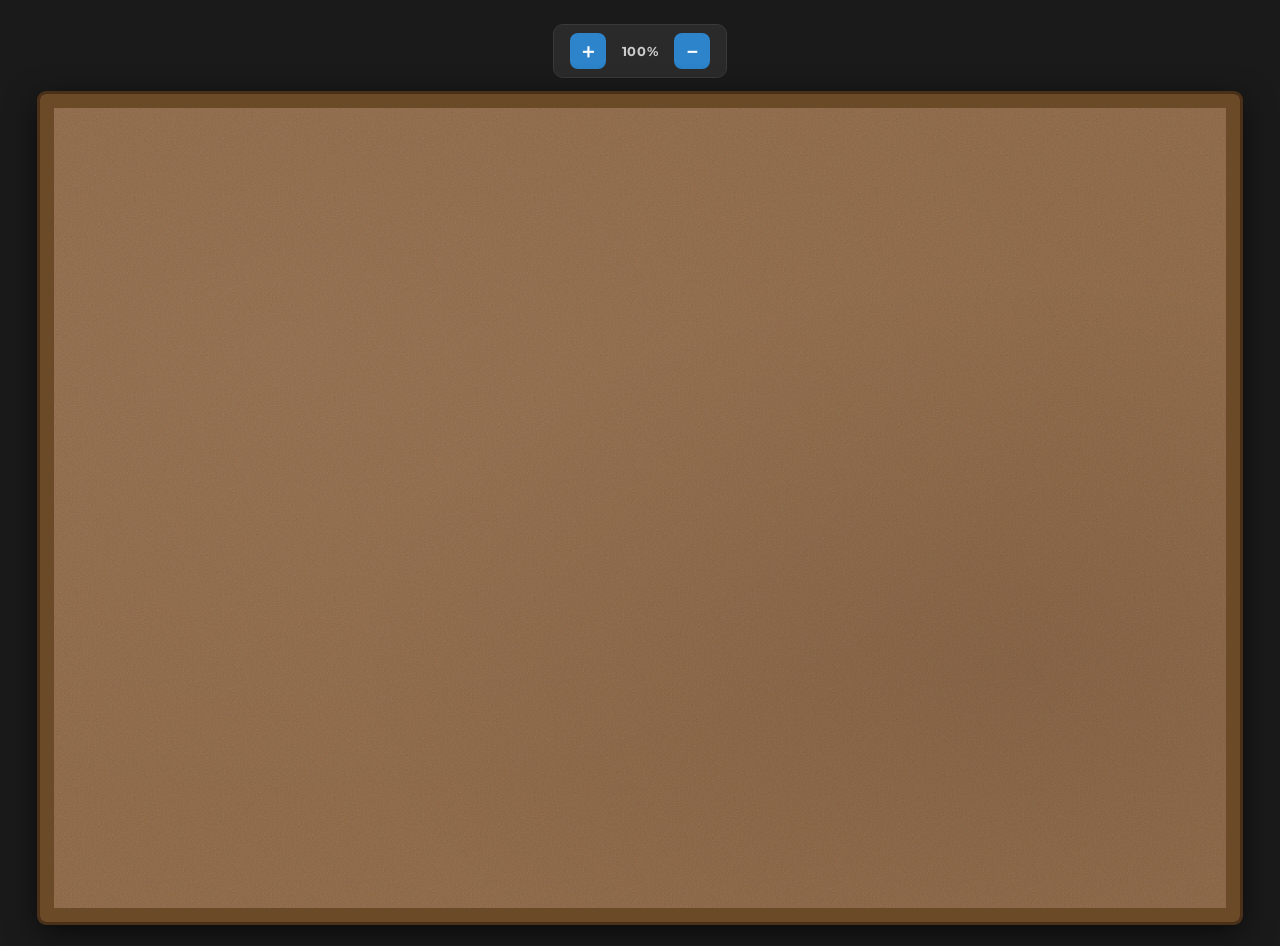
<file: Prototipo1/pizzarron.html>
<!DOCTYPE html>
<html lang="es">
<head>
<meta charset="UTF-8">
<meta name="viewport" content="width=device-width, initial-scale=1.0">
<title>Pizzarón</title>
<link href="https://fonts.googleapis.com/css2?family=Montserrat:wght@400;700;800&display=swap" rel="stylesheet">
<link rel="stylesheet" href="/Prototipo1/css/pizzarron.css">
</head>
<body>

<div class="pizzarron-wrapper">

  <!-- CONTROLES DE ZOOM -->
  <div class="zoom-controls">
    <button class="zoom-btn" id="btn-zoom-in"  onclick="cambiarZoom(1)">＋</button>
    <span   class="zoom-label" id="zoom-label">100%</span>
    <button class="zoom-btn" id="btn-zoom-out" onclick="cambiarZoom(-1)">－</button>
  </div>

  <!-- PIZZARÓN -->
  <div class="pizzarron-outer">
    <div class="pizzarron-board" id="board">
      <div class="pizzarron-inner" id="inner">
        <!-- Las fotos se insertan acá dinámicamente -->
      </div>
    </div>
  </div>

</div>

<script>
  const SUPABASE_URL = 'https://lnqqmoflqbbgxstxlujy.supabase.co';
  const SUPABASE_KEY = 'sb_publishable_ehNfp-wrQtIqlDbtNesRww_iFNWR-H3';

  // ── DIMENSIONES DEL PIZZARÓN ──────────────────────
  const BOARD_W = 1200;
  const BOARD_H = 800;

  // Tamaño base de cada foto (se va achicando cuando se llena)
  let escalaFotos = 1.0;
  const ESCALA_MIN = 0.25; // nunca más chico que 25%
  const ESCALA_PASO = 0.15; // cuánto se achica cada vez que se llena

  // Tamaño base de imagen (antes de escala)
  const IMG_BASE_W = 180;
  const IMG_BASE_H = 140;
  const MARGEN     = 8; // espacio entre fotos

  // ── ZOOM DEL BOARD ────────────────────────────────
  const ZOOM_PASOS = [0.4, 0.5, 0.6, 0.7, 0.8, 0.9, 1.0, 1.1, 1.2, 1.4, 1.6];
  let zoomIdx = 6; // empieza en 1.0

  function cambiarZoom(dir) {
    zoomIdx = Math.max(0, Math.min(ZOOM_PASOS.length - 1, zoomIdx + dir));
    const z = ZOOM_PASOS[zoomIdx];
    document.getElementById('inner').style.transform = `scale(${z})`;
    document.getElementById('inner').style.transformOrigin = 'top left';
    document.getElementById('zoom-label').textContent = Math.round(z * 100) + '%';
    document.getElementById('btn-zoom-in').disabled  = zoomIdx === ZOOM_PASOS.length - 1;
    document.getElementById('btn-zoom-out').disabled = zoomIdx === 0;
  }

  // ── POSICIONES YA USADAS ──────────────────────────
  let posiciones = []; // [{x, y, w, h}]

  function imgW() { return Math.round(IMG_BASE_W * escalaFotos); }
  function imgH() { return Math.round(IMG_BASE_H * escalaFotos); }

  // Busca una posición libre sin solapar
  function encontrarPosicion() {
    const w = imgW();
    const h = imgH();
    const intentos = 800;

    for (let i = 0; i < intentos; i++) {
      const x = Math.floor(Math.random() * (BOARD_W - w));
      const y = Math.floor(Math.random() * (BOARD_H - h));

      const solapa = posiciones.some(p =>
        x < p.x + p.w + MARGEN &&
        x + w + MARGEN > p.x &&
        y < p.y + p.h + MARGEN &&
        y + h + MARGEN > p.y
      );

      if (!solapa) return { x, y, w, h };
    }
    return null; // no encontró lugar
  }

  // Si no hay lugar, achica todas las fotos y reposiciona
  function achicaryReposicionar() {
    if (escalaFotos <= ESCALA_MIN) return false;

    escalaFotos = Math.max(ESCALA_MIN, escalaFotos - ESCALA_PASO);
    posiciones  = [];

    // Reposicionar todas las imgs existentes
    const imgs = document.querySelectorAll('.pizza-foto');
    imgs.forEach(img => {
      const pos = encontrarPosicion();
      if (pos) {
        img.style.left   = pos.x + 'px';
        img.style.top    = pos.y + 'px';
        img.style.width  = pos.w + 'px';
        img.style.height = pos.h + 'px';
        posiciones.push(pos);
      }
    });

    return true;
  }

  // ── INSERTAR FOTO EN EL BOARD ─────────────────────
  function insertarFoto(url) {
    let pos = encontrarPosicion();

    // Si no hay lugar, achicamos y reintentamos
    if (!pos) {
      const ok = achicaryReposicionar();
      if (!ok) return; // llegamos al mínimo, no se puede más
      pos = encontrarPosicion();
      if (!pos) return;
    }

    posiciones.push(pos);

    const inner = document.getElementById('inner');
    const div   = document.createElement('div');
    div.className = 'pizza-foto-wrap';
    div.style.left   = pos.x + 'px';
    div.style.top    = pos.y + 'px';
    div.style.width  = pos.w + 'px';
    div.style.height = pos.h + 'px';

    // Rotación aleatoria suave: entre -8 y +8 grados
    const rot = (Math.random() * 16 - 8).toFixed(1);
    div.style.transform = `rotate(${rot}deg)`;

    const img = document.createElement('img');
    img.src       = url;
    img.className = 'pizza-foto';
    img.draggable = false;

    div.appendChild(img);
    inner.appendChild(div);
  }

  // ── CARGAR FOTOS DESDE SUPABASE ───────────────────
  async function cargarFotos() {
    try {
      const res = await fetch(
        `${SUPABASE_URL}/rest/v1/pizzarron?select=*&order=created_at.asc`,
        {
          headers: {
            'apikey': SUPABASE_KEY,
            'Authorization': 'Bearer ' + SUPABASE_KEY
          }
        }
      );
      const fotos = await res.json();
      fotos.forEach(f => insertarFoto(f.url_foto));
    } catch(e) {
      console.error('Error cargando pizzarón:', e);
    }
  }

  cargarFotos();
</script>
</body>
</html>
</file>
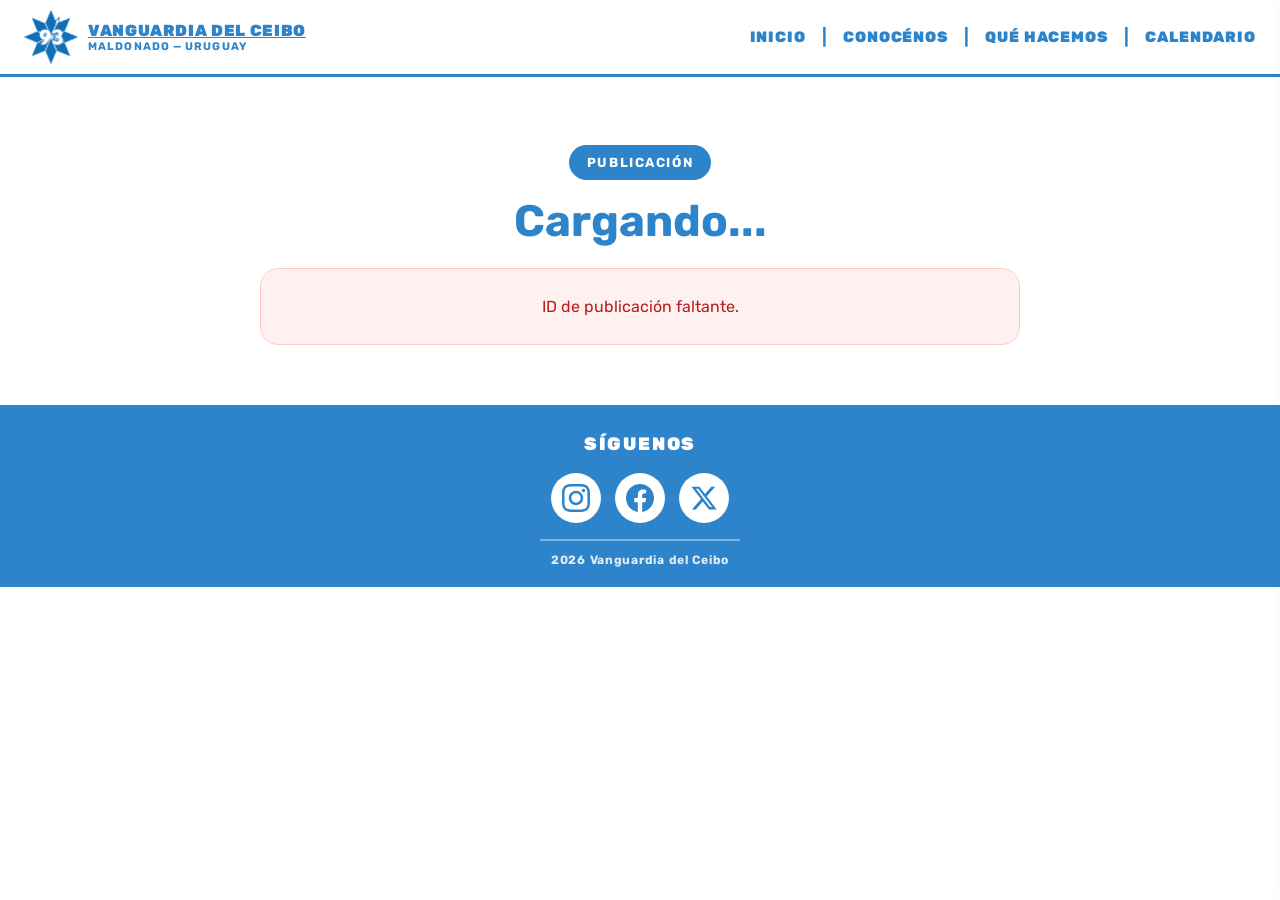
<file: Prototipo1/publicacion.html>
<!DOCTYPE html>
<html lang="es">
<head>
  <meta charset="UTF-8">
  <meta name="viewport" content="width=device-width, initial-scale=1.0">
  <title>Publicación — Lista93</title>
  <link rel="stylesheet" href="/Prototipo1/css/estilo.css">
  <script src="js/navbar.js" defer></script>
</head>
<body>
  <custom-navbar></custom-navbar>
  <main class="publicacion-page">
    <section class="publicacion-hero">
      <div class="publicacion-badge">Publicación</div>
      <h1 id="publicacion-titulo">Cargando...</h1>
      <div class="publicacion-meta" id="publicacion-meta"></div>
    </section>

    <section class="publicacion-content" id="publicacion-content">
      <img id="publicacion-img" src="Imagenes/logo_fondo.png" alt="Publicación">
      <div class="publicacion-body">
        <p id="publicacion-descripcion">Un momento, estamos cargando la información.</p>
        <a class="btn volver-btn" href="index.html">Volver al inicio</a>
      </div>
    </section>

    <div class="publicacion-error" id="publicacion-error" style="display:none;"></div>
  </main>

  <footer>
    <div class="footer-siguenos">Síguenos</div>
    <div class="footer-iconos">
      <a href="https://www.instagram.com/juv_93mm?igsh=eDFveXlmeWJnbGJi" target="_blank" class="footer-icon" aria-label="Instagram">
        <svg viewBox="0 0 24 24"><path d="M12 2.163c3.204 0 3.584.012 4.85.07 3.252.148 4.771 1.691 4.919 4.919.058 1.265.069 1.645.069 4.849 0 3.205-.012 3.584-.069 4.849-.149 3.225-1.664 4.771-4.919 4.919-1.266.058-1.644.07-4.85.07-3.204 0-3.584-.012-4.849-.07-3.26-.149-4.771-1.699-4.919-4.92-.058-1.265-.07-1.644-.07-4.849 0-3.204.013-3.583.07-4.849.149-3.227 1.664-4.771 4.919-4.919 1.266-.057 1.645-.069 4.849-.069zm0-2.163c-3.259 0-3.667.014-4.947.072-4.358.2-6.78 2.618-6.98 6.98-.059 1.281-.073 1.689-.073 4.948 0 3.259.014 3.668.072 4.948.2 4.358 2.618 6.78 6.98 6.98 1.281.058 1.689.072 4.948.072 3.259 0 3.668-.014 4.948-.072 4.354-.2 6.782-2.618 6.979-6.98.059-1.28.073-1.689.073-4.948 0-3.259-.014-3.667-.072-4.947-.196-4.354-2.617-6.78-6.979-6.98-1.281-.059-1.69-.073-4.949-.073zm0 5.838c-3.403 0-6.162 2.759-6.162 6.162s2.759 6.163 6.162 6.163 6.162-2.759 6.162-6.163c0-3.403-2.759-6.162-6.162-6.162zm0 10.162c-2.209 0-4-1.79-4-4 0-2.209 1.791-4 4-4s4 1.791 4 4c0 2.21-1.791 4-4 4zm6.406-11.845c-.796 0-1.441.645-1.441 1.44s.645 1.44 1.441 1.44c.795 0 1.439-.645 1.439-1.44s-.644-1.44-1.439-1.44z"/></svg>
      </a>
      <a href="https://www.facebook.com/?locale=es_LA" target="_blank" class="footer-icon" aria-label="Facebook">
        <svg viewBox="0 0 24 24"><path d="M24 12.073c0-6.627-5.373-12-12-12s-12 5.373-12 12c0 5.99 4.388 10.954 10.125 11.854v-8.385H7.078v-3.47h3.047V9.43c0-3.007 1.792-4.669 4.533-4.669 1.312 0 2.686.235 2.686.235v2.953H15.83c-1.491 0-1.956.925-1.956 1.874v2.25h3.328l-.532 3.47h-2.796v8.385C19.612 23.027 24 18.062 24 12.073z"/></svg>
      </a>
      <a href="https://x.com/home" target="_blank" class="footer-icon" aria-label="X">
        <svg viewBox="0 0 24 24"><path d="M18.244 2.25h3.308l-7.227 8.26 8.502 11.24H16.17l-5.214-6.817L4.99 21.75H1.68l7.73-8.835L1.254 2.25H8.08l4.713 6.231zm-1.161 17.52h1.833L7.084 4.126H5.117z"/></svg>
      </a>
    </div>
    <div class="footer-sep"></div>
    <div class="footer-copy">2026 Vanguardia del Ceibo</div>
  </footer>

  <script>
    const SUPABASE_URL = 'https://lnqqmoflqbbgxstxlujy.supabase.co';
    const SUPABASE_KEY = 'sb_publishable_ehNfp-wrQtIqlDbtNesRww_iFNWR-H3';

    const headers = {
      'apikey': SUPABASE_KEY,
      'Authorization': 'Bearer ' + SUPABASE_KEY
    };

    function getUruguayDate() {
      return new Date().toLocaleDateString('sv', { timeZone: 'America/Montevideo' });
    }

    function formatDate(value) {
      if (!value) return '';
      return new Date(value).toLocaleDateString('es-UY', {
        day: '2-digit', month: '2-digit', year: 'numeric', timeZone: 'America/Montevideo'
      });
    }

    function escapeHtml(text) {
      return text
        ? text.replace(/&/g, '&amp;').replace(/</g, '&lt;').replace(/>/g, '&gt;').replace(/\"/g, '&quot;').replace(/'/g, '&#039;')
        : '';
    }

    function getQueryParam(name) {
      return new URLSearchParams(window.location.search).get(name);
    }

    function showError(message) {
      document.getElementById('publicacion-content').style.display = 'none';
      const error = document.getElementById('publicacion-error');
      error.textContent = message;
      error.style.display = 'block';
    }

    async function cargarPublicacion() {
      const id = getQueryParam('id');
      if (!id) {
        showError('ID de publicación faltante.');
        return;
      }

      try {
        const res = await fetch(`${SUPABASE_URL}/rest/v1/publicacion?select=*&id=eq.${id}&fecha=lte.${getUruguayDate()}`, { headers });
        const publicaciones = await res.json();
        if (!publicaciones.length) {
          showError('No se encontró la publicación o su fecha no es vigente.');
          return;
        }

        const publicacion = publicaciones[0];
        document.getElementById('publicacion-titulo').textContent = publicacion.titulo || 'Sin título';
        document.getElementById('publicacion-meta').textContent = `${formatDate(publicacion.fecha)} · ${publicacion.IDfoto || ''}`;
        const img = document.getElementById('publicacion-img');
        img.src = publicacion.url_foto || 'Imagenes/logo_fondo.png';
        img.alt = publicacion.titulo || 'Publicación';
        document.getElementById('publicacion-descripcion').textContent = publicacion.descripcion || 'Sin descripción disponible.';
      } catch (e) {
        console.error('Error cargando publicación:', e);
        showError('Error al cargar la publicación.');
      }
    }

    window.addEventListener('DOMContentLoaded', cargarPublicacion);
  </script>
</body>
</html>
</file>
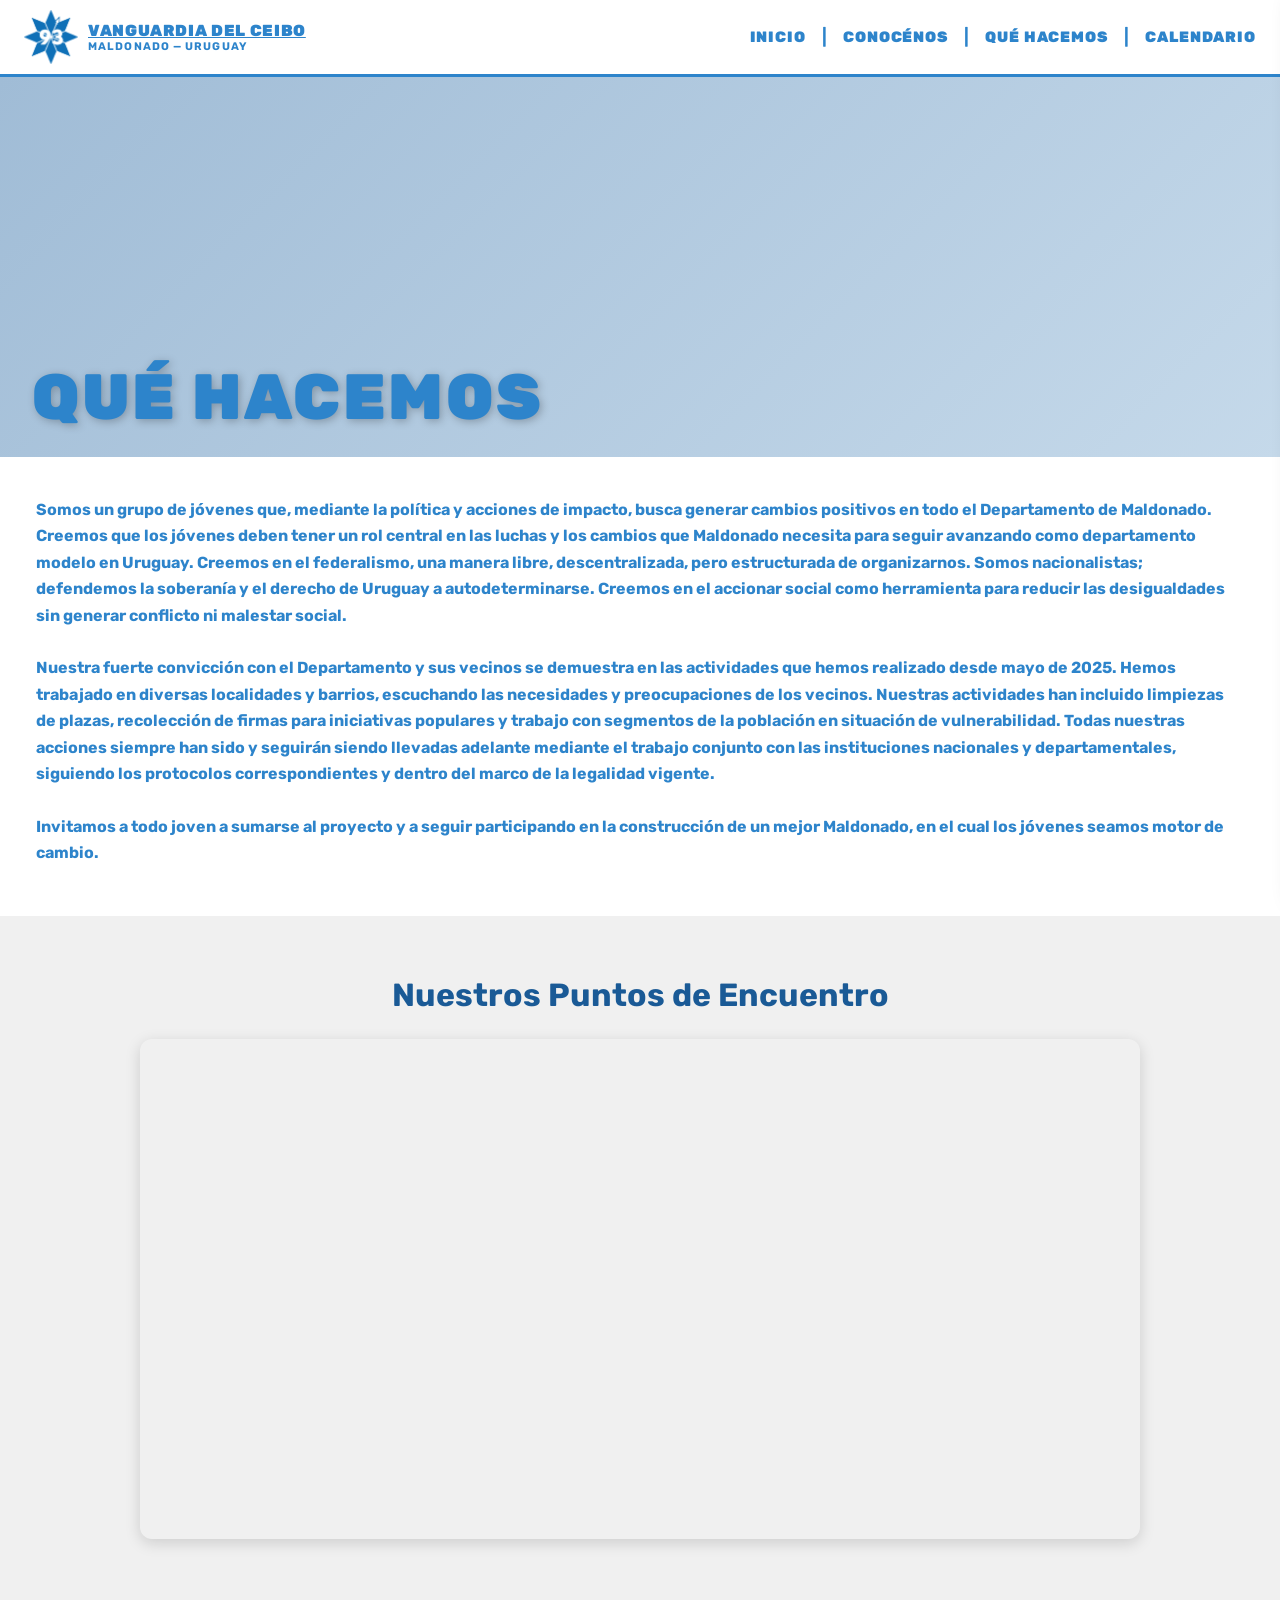
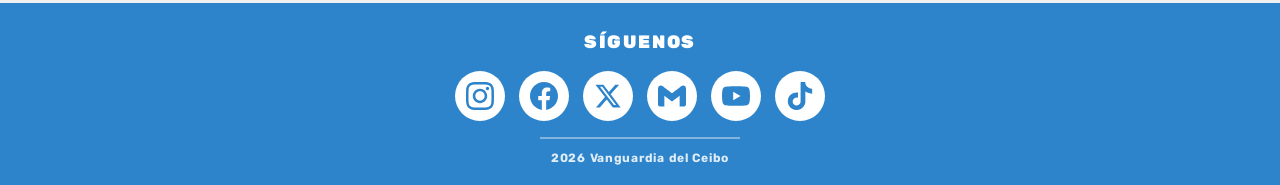
<file: Prototipo1/que_hacemos.html>
<!DOCTYPE html>
<html lang="es">
<head>
  <meta name="viewport" content="width=device-width, initial-scale=1.0">
  <meta charset="UTF-8">
  <link rel="stylesheet" href="/Prototipo1/css/estilo.css">
  <script src="js/navbar.js" defer></script>
</head>
<body>
  <custom-navbar></custom-navbar>

<!-- HERO -->
<div class="hero">
  <!-- Reemplazá por tu imagen real: -->
  <!-- <img class="hero-img" src="hero.jpg" alt=""> -->
  <div class="hero-placeholder"></div>
  <div class="hero-lema">Qué Hacemos</div>
</div>

<!-- SECCIÓN INFO -->
<section class="info-section">
  <p class="descripción-texto">
    Somos un grupo de jóvenes que, mediante la política y acciones de impacto, busca generar cambios positivos 
    en todo el Departamento de Maldonado.
  </br>
    Creemos que los jóvenes deben tener un rol central en las luchas y los cambios que Maldonado necesita para seguir 
    avanzando como departamento modelo en Uruguay. Creemos en el federalismo, una manera libre, descentralizada, pero 
    estructurada de organizarnos. Somos nacionalistas; defendemos la soberanía y el derecho de Uruguay a 
    autodeterminarse. Creemos en el accionar social como herramienta para reducir las desigualdades 
    sin generar conflicto ni malestar social.
  </br>
  </br>
    Nuestra fuerte convicción con el Departamento y sus vecinos se demuestra en las actividades que hemos realizado 
    desde mayo de 2025. Hemos trabajado en diversas localidades y barrios, escuchando las necesidades y 
    preocupaciones de los vecinos. Nuestras actividades han incluido limpiezas de plazas, recolección de firmas para 
    iniciativas populares y trabajo con segmentos de la población en situación de vulnerabilidad. 
    Todas nuestras acciones siempre han sido y seguirán siendo llevadas adelante mediante el trabajo conjunto con las 
    instituciones nacionales y departamentales, siguiendo los protocolos correspondientes y 
    dentro del marco de la legalidad vigente.
  </br>
  </br>
    Invitamos a todo joven a sumarse al proyecto y a seguir participando en la construcción de un mejor Maldonado, 
    en el cual los jóvenes seamos motor de cambio.
  </p>
</section>

<!-- MAPA -->
<section class="mapa-section">
  <h2 class="mapa-titulo">Nuestros Puntos de Encuentro</h2>
  <iframe
    src="https://www.google.com/maps/d/embed?mid=1gAUUMigOkf1kGU6EuztbutPolRKqUxY"
    width="100%"
    height="500"
    style="border:0;"
    loading="lazy">
  </iframe>
</section>

<!-- FOOTER -->
<footer>
  <div class="footer-siguenos">Síguenos</div>

  <div class="footer-iconos">

    <a href="https://www.instagram.com/juv_93mm?igsh=eDFveXlmeWJnbGJi" target="_blank" class="footer-icon" aria-label="Instagram">
      <svg viewBox="0 0 24 24"><path d="M12 2.163c3.204 0 3.584.012 4.85.07 3.252.148 4.771 1.691 4.919 4.919.058 1.265.069 1.645.069 4.849 0 3.205-.012 3.584-.069 4.849-.149 3.225-1.664 4.771-4.919 4.919-1.266.058-1.644.07-4.85.07-3.204 0-3.584-.012-4.849-.07-3.26-.149-4.771-1.699-4.919-4.92-.058-1.265-.07-1.644-.07-4.849 0-3.204.013-3.583.07-4.849.149-3.227 1.664-4.771 4.919-4.919 1.266-.057 1.645-.069 4.849-.069zm0-2.163c-3.259 0-3.667.014-4.947.072-4.358.2-6.78 2.618-6.98 6.98-.059 1.281-.073 1.689-.073 4.948 0 3.259.014 3.668.072 4.948.2 4.358 2.618 6.78 6.98 6.98 1.281.058 1.689.072 4.948.072 3.259 0 3.668-.014 4.948-.072 4.354-.2 6.782-2.618 6.979-6.98.059-1.28.073-1.689.073-4.948 0-3.259-.014-3.667-.072-4.947-.196-4.354-2.617-6.78-6.979-6.98-1.281-.059-1.69-.073-4.949-.073zm0 5.838c-3.403 0-6.162 2.759-6.162 6.162s2.759 6.163 6.162 6.163 6.162-2.759 6.162-6.163c0-3.403-2.759-6.162-6.162-6.162zm0 10.162c-2.209 0-4-1.79-4-4 0-2.209 1.791-4 4-4s4 1.791 4 4c0 2.21-1.791 4-4 4zm6.406-11.845c-.796 0-1.441.645-1.441 1.44s.645 1.44 1.441 1.44c.795 0 1.439-.645 1.439-1.44s-.644-1.44-1.439-1.44z"/></svg>
    </a>

    <a href="https://www.facebook.com/?locale=es_LA" target="_blank" class="footer-icon" aria-label="Facebook">
      <svg viewBox="0 0 24 24"><path d="M24 12.073c0-6.627-5.373-12-12-12s-12 5.373-12 12c0 5.99 4.388 10.954 10.125 11.854v-8.385H7.078v-3.47h3.047V9.43c0-3.007 1.792-4.669 4.533-4.669 1.312 0 2.686.235 2.686.235v2.953H15.83c-1.491 0-1.956.925-1.956 1.874v2.25h3.328l-.532 3.47h-2.796v8.385C19.612 23.027 24 18.062 24 12.073z"/></svg>
    </a>

    <a href="https://x.com/home" target="_blank" class="footer-icon" aria-label="X">
      <svg viewBox="0 0 24 24"><path d="M18.244 2.25h3.308l-7.227 8.26 8.502 11.24H16.17l-5.214-6.817L4.99 21.75H1.68l7.73-8.835L1.254 2.25H8.08l4.713 6.231zm-1.161 17.52h1.833L7.084 4.126H5.117z"/></svg>
    </a>

    <a href="https://workspace.google.com/intl/es-419/gmail/" target="_blank" class="footer-icon" aria-label="Email">
      <svg viewBox="0 0 24 24"><path d="M24 5.457v13.909c0 .904-.732 1.636-1.636 1.636h-3.819V11.73L12 16.64l-6.545-4.91v9.273H1.636A1.636 1.636 0 0 1 0 19.366V5.457c0-2.023 2.309-3.178 3.927-1.964L5.455 4.64 12 9.548l6.545-4.91 1.528-1.145C21.69 2.28 24 3.434 24 5.457z"/></svg>
    </a>

    <a href="https://www.youtube.com" target="_blank" class="footer-icon" aria-label="YouTube">
      <svg viewBox="0 0 24 24"><path d="M23.495 6.205a3.007 3.007 0 0 0-2.088-2.088c-1.87-.501-9.396-.501-9.396-.501s-7.507-.01-9.396.501A3.007 3.007 0 0 0 .527 6.205a31.247 31.247 0 0 0-.522 5.805 31.247 31.247 0 0 0 .522 5.783 3.007 3.007 0 0 0 2.088 2.088c1.868.502 9.396.502 9.396.502s7.506 0 9.396-.502a3.007 3.007 0 0 0 2.088-2.088 31.247 31.247 0 0 0 .5-5.783 31.247 31.247 0 0 0-.5-5.805zM9.609 15.601V8.408l6.264 3.602z"/></svg>
    </a>

    <a href="https://www.tiktok.com/es-419/" target="_blank" class="footer-icon" aria-label="TikTok">
      <svg viewBox="0 0 24 24"><path d="M12.525.02c1.31-.02 2.61-.01 3.91-.02.08 1.53.63 3.09 1.75 4.17 1.12 1.11 2.7 1.62 4.24 1.79v4.03c-1.44-.05-2.89-.35-4.2-.97-.57-.26-1.1-.59-1.62-.93-.01 2.92.01 5.84-.02 8.75-.08 1.4-.54 2.79-1.35 3.94-1.31 1.92-3.58 3.17-5.91 3.21-1.43.08-2.86-.31-4.08-1.03-2.02-1.19-3.44-3.37-3.65-5.71-.02-.5-.03-1-.01-1.49.18-1.9 1.12-3.72 2.58-4.96 1.66-1.44 3.98-2.13 6.15-1.72.02 1.48-.04 2.96-.04 4.44-.99-.32-2.15-.23-3.02.37-.63.41-1.11 1.04-1.36 1.75-.21.51-.15 1.07-.14 1.61.24 1.64 1.82 3.02 3.5 2.87 1.12-.01 2.19-.66 2.77-1.61.19-.33.4-.67.41-1.06.1-1.79.06-3.57.07-5.36.01-4.03-.01-8.05.02-12.07z"/></svg>
    </a>

  </div>
  <div class="footer-sep"></div>
  <div class="footer-copy">2026 Vanguardia del Ceibo</div>
</footer>

<script>
  const track  = document.getElementById('track');
  const dotsEl = document.getElementById('dots');
  const slides = document.querySelectorAll('.carousel-slide');
  const total  = slides.length;
  let actual   = 0;

  // Crear dots dinámicamente
  slides.forEach((_, i) => {
    const d = document.createElement('button');
    d.className = 'carousel-dot' + (i === 0 ? ' active' : '');
    d.setAttribute('aria-label', 'Ir a slide ' + (i + 1));
    d.addEventListener('click', () => ir(i));
    dotsEl.appendChild(d);
  });

  function actualizar() {
    track.style.transform = 'translateX(-' + (actual * 100) + '%)';
    document.querySelectorAll('.carousel-dot').forEach((d, i) => {
      d.classList.toggle('active', i === actual);
    });
  }

  function mover(dir) {
    actual = (actual + dir + total) % total;
    actualizar();
  }

  function ir(idx) {
    actual = idx;
    actualizar();
  }

  // Auto-play cada 4 segundos
  setInterval(() => mover(1), 4000);
</script>

</body>
</html>
</file>
<file: Prototipo1/css/estilo.css>
@import url('https://fonts.googleapis.com/css2?family=Rubik:wght@300;400;500;600;700;800;900&display=swap');

/* ─────────────────────────────
   RESET
───────────────────────────── */
*, *::before, *::after {
  box-sizing: border-box;
  margin: 0;
  padding: 0;
}

/* ─────────────────────────────
   VARIABLES
───────────────────────────── */
:root {
  --azul:        #2D84CB;
  --azul-oscuro: #1A5A96;
  --blanco:      #ffffff;
}

/* ─────────────────────────────
   BASE
───────────────────────────── */
body {
  font-family: 'Rubik', sans-serif;
  background: var(--blanco);
  color: var(--azul-oscuro);
}

/* ─────────────────────────────
   NAVBAR
───────────────────────────── */
nav {
  display: flex;
  align-items: center;
  padding: 10px 24px;
  border-bottom: 3px solid var(--azul);
  gap: 20px;
}

.nav-marca {
  display: flex;
  align-items: center;
  gap: 10px;
  flex-shrink: 0;
}

/* wrapper para el logo combinado */
.nav-logo-wrapper {
  position: relative;
  width: 54px;
  height: 54px;
  flex-shrink: 0;
  display: flex;
  align-items: center;
  justify-content: center;
  opacity: 0; /* esto lo mantiene oculto hasta que termine el splash */
}

.nav-logo-wrapper img {
  position: absolute;
  width: 100%;
  height: 100%;
  object-fit: contain;
  top: 0;
  left: 0;
}

.nav-logo-fondo {
  z-index: 1;
  transition: transform 0.6s ease-out; 
}

.nav-logo-93 {
  z-index: 2;
}

/* animacion del logo post splash screen */
.splash.hidden ~ custom-navbar .nav-logo-wrapper,
.splash.hidden + custom-navbar .nav-logo-wrapper {
  animation: slideLogoToNav 1.5s cubic-bezier(0.25, 1, 0.5, 1) forwards;
}
/* logo si no hay splash en principal*/
[style*="display: none"] ~ custom-navbar .nav-logo-wrapper,
[style*="display: none"] + custom-navbar .nav-logo-wrapper {
  opacity: 1;
}

body:not(:has(.splash)) custom-navbar .nav-logo-wrapper {
  opacity: 1;
}

/* efecto de girar cuando pones el mouse arriba del logo */
.nav-marca:hover .nav-logo-fondo {
  animation: navLogoSpin 2s linear infinite;
}

@keyframes navLogoSpin {
  from { transform: rotate(0deg); }
  to   { transform: rotate(360deg); }
}

.nav-marca-texto {
  display: flex;
  flex-direction: column;
  line-height: 1.2;
}

.nav-nombre {
  font-size: 16px;
  font-weight: 900;
  color: var(--azul);
  text-transform: uppercase;
  letter-spacing: .04em;
  text-decoration: underline;
}

.nav-sub {
  font-size: 11px;
  font-weight: 700;
  color: var(--azul);
  letter-spacing: .1em;
  text-transform: uppercase;
}

.nav-links {
  display: flex;
  gap: 0;
  margin-left: auto;
  list-style: none;
}

.nav-links li {
  display: flex;
  align-items: center;
}

/* Separador | entre links */
.nav-links li + li::before {
  content: '|';
  color: var(--azul);
  font-weight: 700;
  margin: 0 16px;
  font-size: 18px;
}

.nav-links a {
  color: var(--azul);
  text-decoration: none;
  font-size: 15px;
  font-weight: 900;
  letter-spacing: .06em;
  text-transform: uppercase;
}

.nav-links a:hover {
  color: var(--azul-oscuro);
}

/* ─────────────────────────────
   MODAL CALENDARIO
───────────────────────────── */
.calendar-modal {
    position: fixed;
    inset: 0;

    background: rgba(0,0,0,.7);
    z-index: 9999;

    display: flex;
    justify-content: center;
    align-items: center;

    opacity: 0;
    visibility: hidden;

    transition:
        opacity 0.25s ease,
        visibility 0.25s ease;
}

.calendar-modal.active {
    opacity: 1;
    visibility: visible;
}

/* Ventana */

.calendar-modal-content {
    width: 90%;
    max-width: 1400px;
    height: 85vh;

    background: white;
    border-radius: 20px;

    overflow: hidden;

    box-shadow: 0 15px 50px rgba(0,0,0,.3);

    transform: scale(.95);
    transition: transform 0.25s ease;

    display: flex;
    flex-direction: column;
}

.calendar-modal.active .calendar-modal-content {
    transform: scale(1);
}

/* Barra superior */

.calendar-topbar {
    height: 60px;
    min-height: 60px;

    display: flex;
    align-items: center;
    justify-content: space-between;

    padding: 0 20px;

    background: #ffffff;

    border-bottom: 1px solid #e5e5e5;
}

.calendar-topbar h2 {
    margin: 0;

    font-size: 1.2rem;
    font-weight: 700;

    color: #333;
}

/* Botón cerrar */

.calendar-close {
    width: 40px;
    height: 40px;

    border: none;
    border-radius: 50%;

    background: transparent;

    font-size: 1.8rem;
    line-height: 1;

    cursor: pointer;

    transition:
        background-color .2s ease,
        transform .2s ease;
}

.calendar-close:hover {
    background: #f2f2f2;
    transform: scale(1.1);
}

/* Iframe */

.calendar-modal-content iframe {
    flex: 1;
    width: 100%;
    border: none;
}

/* Responsive */

@media (max-width: 768px) {

    .calendar-modal-content {
        width: 95%;
        height: 90vh;
    }

    .calendar-topbar h2 {
        font-size: 1rem;
    }

    .calendar-close {
        width: 35px;
        height: 35px;
        font-size: 1.5rem;
    }
}
/* ─────────────────────────────
   HERO
───────────────────────────── */
.hero {
  position: relative;
  width: 100%;
  height: 380px;
  overflow: hidden;
  background: #b0c8e0;
}

/* Imagen real — descomentá en el HTML */
.hero-img {
  width: 100%;
  height: 100%;
  object-fit: cover;
  display: block;
  filter: brightness(.85);
}

/* Placeholder hasta que tengas la foto */
.hero-placeholder {
  width: 100%;
  height: 100%;
  background: linear-gradient(135deg, #a0bcd6 0%, #c5d9ea 100%);
}

.hero-lema {
  position: absolute;
  bottom: 28px;
  left: 32px;
  font-size: clamp(36px, 6vw, 64px);
  font-weight: 900;
  color: var(--azul);
  text-transform: uppercase;
  letter-spacing: .04em;
  text-shadow: 2px 2px 8px rgba(0, 0, 0, .25);
  line-height: 1;
}

/* ─────────────────────────────
   SECCIÓN INFO
───────────────────────────── */
.info-section {
  padding: 40px 36px 50px;
}

.info-texto {
  font-size: 16px;
  font-weight: 700;
  color: var(--azul);
  line-height: 1.65;
  max-width: 640px;
}

.descripción-texto {
  font-size: 16px;
  font-weight: 700;
  color: var(--azul);
  line-height: 1.65;
  width: 100%;
}

/* ─────────────────────────────
   CARRUSEL
───────────────────────────── */
.carousel {
  position: relative;
  width: 100%;
  height: 380px;
  overflow: hidden;
  background: #b0c8e0;
}

.carousel-track {
  display: flex;
  height: 100%;
  transition: transform .45s cubic-bezier(.4, 0, .2, 1);
}

.carousel-slide {
  flex-shrink: 0;
  width: 100%;
  height: 100%;
  position: relative;
  display: flex;
  align-items: center;
  justify-content: center;
  overflow: hidden;
}

/* Imagen real dentro de cada slide */
.carousel-slide img {
  width: 100%;
  height: 100%;
  object-fit: contain;
  filter: brightness(.85);
  background: #f8fafc;
}

/* Colores placeholder para demo */
.slide-1 { background: linear-gradient(135deg, #7faacc 0%, #aecce0 100%); }
.slide-2 { background: linear-gradient(135deg, #5a8fb8 0%, #8fc3dd 100%); }
.slide-3 { background: linear-gradient(135deg, #3d78a8 0%, #70aed2 100%); }

/* Etiqueta de demo (quitala cuando pongas fotos reales) */
.slide-label {
  font-size: 28px;
  font-weight: 900;
  color: rgba(255, 255, 255, .35);
  text-transform: uppercase;
  letter-spacing: .1em;
  pointer-events: none;
}

/* Botones anterior / siguiente */
.carousel-btn {
  position: absolute;
  top: 50%;
  transform: translateY(-50%);
  background: none;
  border: none;
  cursor: pointer;
  z-index: 10;
  padding: 12px;
}

.carousel-btn svg {
  width: 52px;
  height: 52px;
  filter: drop-shadow(0 2px 6px rgba(0, 0, 0, .4));
  transition: transform .15s;
}

.carousel-btn:hover svg {
  transform: scale(1.1);
}

.carousel-btn.prev { left: 16px; }
.carousel-btn.next { right: 16px; }

/* Puntos de navegación */
.carousel-dots {
  position: absolute;
  bottom: 14px;
  left: 50%;
  transform: translateX(-50%);
  display: flex;
  gap: 8px;
}

.carousel-dot {
  width: 10px;
  height: 10px;
  border-radius: 50%;
  background: rgba(255, 255, 255, .5);
  border: 2px solid rgba(255, 255, 255, .7);
  cursor: pointer;
  transition: background .2s;
}

.carousel-dot.active {
  background: var(--blanco);
}

/* ─────────────────────────────
   FOOTER
───────────────────────────── */
footer {
  background: var(--azul);
  padding: 28px 20px 20px;
  text-align: center;
  color: var(--blanco);
}

.footer-siguenos {
  font-size: 18px;
  font-weight: 900;
  letter-spacing: .1em;
  text-transform: uppercase;
  margin-bottom: 18px;
}

.footer-iconos {
  display: flex;
  justify-content: center;
  gap: 14px;
  margin-bottom: 16px;
  flex-wrap: wrap;
}

.footer-icon {
  width: 50px;
  height: 50px;
  background: var(--blanco);
  border-radius: 50%;
  display: flex;
  align-items: center;
  justify-content: center;
  text-decoration: none;
  transition: transform .15s, opacity .15s;
}

.footer-icon:hover {
  transform: scale(1.1);
  opacity: .9;
}

.footer-icon svg {
  width: 28px;
  height: 28px;
  fill: var(--azul);
}

.footer-sep {
  width: 200px;
  height: 2px;
  background: rgba(255, 255, 255, .4);
  margin: 12px auto;
}

.footer-copy {
  font-size: 12px;
  font-weight: 700;
  color: rgba(255, 255, 255, .85);
  letter-spacing: .06em;
}

/* ─────────────────────────────
   PUBLICACIONES INDEX
───────────────────────────── */
.publicaciones-section {
  padding: 40px 36px 56px;
  max-width: 1200px;
  margin: 0 auto;
}
.section-header {
  display: flex;
  align-items: center;
  justify-content: space-between;
  gap: 16px;
  margin-bottom: 24px;
}
.section-header h2 {
  font-size: clamp(26px, 3vw, 34px);
  color: var(--azul);
  letter-spacing: .02em;
}
.publicaciones-pagination {
  display: flex;
  align-items: center;
  gap: 10px;
  flex-wrap: wrap;
}
.pagination-button {
  background: var(--azul);
  color: var(--blanco);
  border: none;
  border-radius: 8px;
  padding: 10px 18px;
  font-weight: 800;
  cursor: pointer;
  transition: background .2s;
}
.pagination-button:hover:not(:disabled) {
  background: var(--azul-oscuro);
}
.pagination-button:disabled {
  background: #cbd5e1;
  cursor: not-allowed;
}
.publicaciones-list {
  display: grid;
  grid-template-columns: repeat(auto-fit, minmax(280px, 1fr));
  gap: 24px;
}
.publicaciones-vacias {
  color: #64748b;
  font-size: 15px;
  padding: 28px 0;
  text-align: center;
  width: 100%;
}
.publicacion-card {
  background: var(--blanco);
  border-radius: 20px;
  overflow: hidden;
  box-shadow: 0 18px 45px rgba(15, 25, 35, 0.08);
  transition: transform .25s ease, box-shadow .25s ease;
}
.publicacion-card:hover {
  transform: translateY(-4px);
  box-shadow: 0 22px 55px rgba(15, 25, 35, 0.12);
}
.publicacion-card img {
  width: 100%;
  height: 280px;
  object-fit: contain;
  display: block;
  background: #f8fafc;
}
.publicacion-card-body {
  padding: 24px;
}
.publicacion-card-title {
  font-size: 1.1rem;
  font-weight: 800;
  color: #0f172a;
  margin-bottom: 10px;
}
.publicacion-card-meta {
  font-size: 0.9rem;
  color: #64748b;
  margin-bottom: 14px;
}
.publicacion-card-text {
  font-size: 0.98rem;
  line-height: 1.7;
  color: #334155;
}
.publicacion-card-text .descripcion-toggle {
  display: inline-block;
  margin-top: 10px;
  background: none;
  border: none;
  color: var(--azul);
  font-weight: 700;
  cursor: pointer;
  text-decoration: underline;
  padding: 0;
}
.publicacion-card-text a,
.publicacion-card-text .descripcion-toggle {
  color: var(--azul);
}
.carousel-slide .slide-card {
  display: block;
  position: relative;
  width: 100%;
  height: 100%;
  color: inherit;
  text-decoration: none;
}
.slide-copy {
  position: absolute;
  bottom: 0;
  left: 0;
  right: 0;
  padding: 24px;
  background: linear-gradient(180deg, rgba(15,25,35,0) 0%, rgba(15,25,35,0.88) 100%);
}
.slide-title {
  font-size: clamp(20px, 2vw, 28px);
  font-weight: 900;
  margin-bottom: 10px;
}
.slide-snippet {
  font-size: 0.95rem;
  line-height: 1.6;
  max-height: 4.2rem;
  overflow: hidden;
  color: #f8fafc;
}
.slide-link {
  display: inline-block;
  margin-top: 12px;
  font-weight: 800;
  color: #ffffff;
  text-decoration: underline;
}
.publicacion-page {
  padding: 36px 20px 60px;
  max-width: 940px;
  margin: 0 auto;
}
.publicacion-hero {
  text-align: center;
  margin: 32px auto 24px;
}
.publicacion-badge {
  display: inline-flex;
  align-items: center;
  justify-content: center;
  background: var(--azul);
  color: var(--blanco);
  border-radius: 999px;
  font-size: 0.82rem;
  font-weight: 700;
  text-transform: uppercase;
  padding: 10px 18px;
  letter-spacing: .12em;
  margin-bottom: 18px;
}
.publicacion-hero h1 {
  font-size: clamp(32px, 4vw, 44px);
  line-height: 1.05;
  color: var(--azul);
}
.publicacion-meta {
  margin-top: 12px;
  color: #64748b;
  font-size: 0.95rem;
}
.publicacion-content {
  background: var(--blanco);
  border-radius: 24px;
  overflow: hidden;
  box-shadow: 0 18px 50px rgba(15, 25, 35, 0.08);
  margin-bottom: 32px;
}
.publicacion-content img {
  width: 100%;
  max-height: 420px;
  object-fit: contain;
  display: block;
  background: #f8fafc;
}
.publicacion-body {
  padding: 28px;
}
.publicacion-body p {
  color: #334155;
  font-size: 1rem;
  line-height: 1.8;
}
.publicacion-error {
  max-width: 760px;
  margin: 0 auto;
  background: #fff1f0;
  color: #b91c1c;
  border: 1px solid #fecaca;
  border-radius: 18px;
  padding: 28px 24px;
  text-align: center;
}
.volver-btn {
  display: inline-block;
  margin-top: 22px;
  padding: 14px 24px;
  background: var(--azul);
  color: var(--blanco);
  border-radius: 12px;
  text-decoration: none;
  font-weight: 800;
}
@media (max-width: 768px) {
  .publicaciones-section { padding: 24px 20px 40px; }
  .publicaciones-list { gap: 18px; }
  .publicacion-card-body { padding: 20px; }
  .publicacion-content img { height: 280px; }
}

/* ─────────────────────────────
   RESPONSIVE
───────────────────────────── */
@media (max-width: 600px) {
  .nav-links li + li::before { margin: 0 10px; }
  .nav-links a { font-size: 13px; }
  .hero { height: 260px; }
  .hero-lema { font-size: 32px; left: 20px; bottom: 18px; }
  .carousel { height: 260px; }
  .info-section { padding: 28px 20px 36px; }
  .info-texto { font-size: 14px; }
}

/* ─────────────────────────────
   CONOCENOS FOTOS
───────────────────────────── */
.info-card {
    display: flex;
    align-items: center;
    gap: 25px;
}

.info-foto {
    width: 120px;
    height: 120px;
    object-fit: contain;
}

/* ─────────────────────────────
   CONOCENOS TITULOS
───────────────────────────── */
.titulo-cargo {
    text-align: center;
    margin: 30px 0;
    font-size: 2rem;
    font-weight: bold;
}

/* ====================== SPLASH SCREEN ====================== */
.splash {
  position: fixed;
  top: 0; left: 0;
  width: 100vw;
  height: 100vh;
  background: linear-gradient(135deg, #0a1f3d, #1e3a8a);
  display: flex;
  align-items: center;
  justify-content: center;
  z-index: 9999;
  transition: opacity 0.8s ease;
}

.splash-content {
  text-align: center;
}

.logo-wrapper {
  position: relative;
  display: flex;
  align-items: center;
  justify-content: center;
  width: 280px;
  height: 280px;
}

.logo-container {
  position: absolute;
  width: 280px;
  height: 280px;
  animation: spin 3s linear forwards;
}

#logo-fondo {
  width: 100%;
  height: 100%;
  position: absolute;
  top: 0;
  left: 0;
  filter: drop-shadow(0 0 30px rgba(59, 130, 246, 0.8));
}

#logo-93 {
  position: absolute;
  top: 50%;
  left: 50%;
  transform: translate(-50%, -50%);
  width: 100%;
  height: 100%;
  z-index: 2;
}

/* Animación de giro solo del fondo */
@keyframes spin {
  from { transform: rotate(0deg); }
  to   { transform: rotate(360deg); }
}

/* Fase 2: Mover logo al header en línea recta */
.splash.move-to-header .logo-wrapper {
  animation: moveToHeader 1.5s cubic-bezier(0.4, 0, 0.2, 1) forwards;
}

.splash.move-to-header .logo-container {
  width: 280px;
  height: 280px;
}

@keyframes moveToHeader {
  to {
    transform: translate(calc(50vw + 140px), 0) scale(1);
  }
}

@keyframes slideLogoToNav {
  0% {
    transform: translate(-50vw, 0px);
    opacity: 0;
  }
  50% {
    transform: translate(-25vw, -40px); /* Creates the upward apex of the arch */
    opacity: 0.7;
  }
  100% {
    transform: translate(0, 0);
    opacity: 1;
  }
}

/* Ocultar splash */
.splash.hidden {
  opacity: 0;
  pointer-events: none;
}

/* -MAPA-  */
.mapa-section{
    padding: 60px 0;
    background-color: #f0f0f0;
    text-align: center;
}

.mapa-titulo{
    font-size: 2rem;
    margin-bottom: 25px;
}

.mapa-section iframe{
    width: 80%;          /* Reduce el ancho */
    max-width: 1000px;   /* Máximo en pantallas grandes */
    height: 500px;
    border-radius: 12px;
    box-shadow: 0 4px 15px rgba(0,0,0,0.15);
}

/* ─────────────────────────────────────────
   MENÚ HAMBURGUESA MÓVIL / NAVBAR CELULAR 
───────────────────────────────────────── */

.hamburguesa {
    display: none;
    margin-left: auto;
    background: none;
    border: none;
    cursor: pointer;
    padding: 5px;
}

.hamburguesa span {
    display: block;
    width: 28px;
    height: 3px;
    background: var(--azul);
    margin: 5px 0;
    border-radius: 2px;
}

.menu-lateral {
  position: fixed;
  top: 0;
  right: -300px;

  width: 280px;
  height: 100vh;

  background: white;

  display: flex;
  flex-direction: column;

  gap: 20px;

  padding: 80px 25px;

  box-shadow: -5px 0 20px rgba(0,0,0,.25);

  transition: right .3s ease;

  z-index: 99999;
}

.menu-lateral.abierto {
  right: 0;
}

.menu-lateral a {
  color: var(--azul);
  text-decoration: none;
  font-weight: 800;
  font-size: 1rem;
  text-transform: uppercase;
}

.menu-lateral a:hover {
  color: var(--azul-oscuro);
}

.cerrar-menu {
  position: absolute;
  top: 15px;
  right: 15px;

  background: none;
  border: none;

  font-size: 30px;
  cursor: pointer;
}

.overlay-menu {
  position: fixed;
  inset: 0;

  background: rgba(0,0,0,.45);

  opacity: 0;
  visibility: hidden;

  transition: .3s;

  z-index: 99998;
}

.overlay-menu.activo {
  opacity: 1;
  visibility: visible;
}

/* SOLO EN CELULAR */

@media (max-width: 768px) {

  .nav-links {
      display: none;
  }

  .hamburguesa {
      display: block;
  }

  .nav-nombre {
      font-size: 14px;
  }

  .nav-sub {
      font-size: 10px;
  }

}

.pagina-contenedor {
  display: flex !important; /* Forzamos comportamiento de fila horizontal */
  flex-direction: row;
  justify-content: space-between;
  width: 100%;
  min-height: calc(100vh - 80px); /* Ajusta según la altura real de tu navbar */
  box-sizing: border-box;
}

/* Columna de contenidos principal/* ──────────────────────────────────────────────────
   FORZADO DE COLUMNA DE CONTENIDO (IZQUIERDA) Y COLUMNA DE NOTICIAS (DERECHA)
────────────────────────────────────────────────── */

/* 1. El contenedor padre obliga a sus dos hijos directos a ponerse en fila */
.pagina-contenedor {
  display: flex !important;
  flex-direction: row !important;
  flex-wrap: nowrap !important; /* Prohíbe terminantemente que el segundo hijo se baje */
  justify-content: space-between;
  width: 100% !important;
  min-height: calc(100vh - 80px);
  box-sizing: border-box;
}

/* 2. Columna izquierda: Le quitamos el ancho del 100% que hereda de tus estilos viejos */
.contenido-principal {
  display: block !important;
  width: calc(100% - 340px) !important; /* Le restamos el ancho de la columna derecha + margen */
  max-width: calc(100% - 340px) !important;
  flex-shrink: 1 !important; /* Obliga al carrusel y posts a achicarse para entrar en este ancho */
  box-sizing: border-box;
  padding-bottom: 40px;
}

/* 3. Columna derecha: Forzada con píxeles fijos y un fondo rojo temporal */
.sidebar-noticias {
  display: block !important;
  width: 300px !important;
  min-width: 300px !important; /* Evita que la columna colapse a 0 píxeles */
  flex-shrink: 0 !important; /* Prohíbe que se achique */
  
  /* CAMBIO TEMPORAL: Fondo rojo para que veas exactamente dónde se renderiza en la pantalla */
  background-color: #ffeaea !important; 
  border-left: 4px solid #ff4d4d !important; 
  
  padding: 40px 24px;
  box-sizing: border-box;
}

/* ── Elementos internos de la columna derecha ── */
.sidebar-titulo {
  font-size: 18px;
  font-weight: 800;
  text-transform: uppercase;
  color: #0f172a;
  letter-spacing: 0.05em;
  margin-bottom: 24px;
  border-bottom: 2px solid #cbd5e1;
  padding-bottom: 10px;
}

.noticias-lista {
  display: flex;
  flex-direction: column;
  gap: 20px;
}

.noticia-item {
  display: flex;
  flex-direction: column;
  gap: 6px;
  padding-bottom: 16px;
  border-bottom: 1px dashed #cbd5e1;
}

.noticia-item:last-child {
  border-bottom: none;
}

.noticia-item-fecha {
  font-size: 11px;
  color: #64748b;
  font-weight: 700;
}

.noticia-item-titulo {
  font-size: 14px;
  font-weight: 700;
  color: #0056b3;
  text-decoration: none;
  line-height: 1.4;
}

.noticia-vacia {
  font-size: 14px;
  color: #64748b;
  font-style: italic;
  text-align: center;
  padding: 20px 0;
}

/* ── RESPONSIVE: Solo para pantallas de celulares ── */
@media (max-width: 1024px) {
  .pagina-contenedor {
    flex-direction: column !important;
  }

  .contenido-principal {
    width: 100% !important;
    max-width: 100% !important;
  }

  .sidebar-noticias {
    width: 100% !important;
    min-width: 100% !important;
    border-left: none;
    border-top: 4px solid #ff4d4d !important;
  }
}
/* ── PIZZARÓN EN INDEX ── */
.pizzarron-section {
  margin-top: 40px;
  padding: 0 0 40px;
}

.pizzarron-section .section-header {
  margin-bottom: 16px;
}

.pizzarron-wrapper {
  display: flex;
  flex-direction: column;
  align-items: center;
  gap: 14px;
}

.zoom-controls {
  display: flex;
  align-items: center;
  gap: 12px;
  background: #1a2634;
  border: 1px solid #2a3a4a;
  border-radius: 10px;
  padding: 8px 16px;
  user-select: none;
}

.zoom-btn {
  width: 34px; height: 34px;
  border-radius: 8px; border: none;
  background: #2D84CB; color: white;
  font-size: 20px; font-weight: 700;
  cursor: pointer;
  transition: background .15s;
}

.zoom-btn:hover:not(:disabled) { background: #1A5A96; }
.zoom-btn:disabled { background: #2a3a4a; color: #666; cursor: not-allowed; }

.zoom-label {
  font-size: 13px; font-weight: 700;
  color: #ccc; min-width: 44px; text-align: center;
}

.pizzarron-outer {
  width: 100%; max-width: 1200px;
  border: 14px solid #6B4A28;
  border-radius: 6px;
  box-shadow: 0 0 0 3px #4a3018, 0 8px 32px rgba(0,0,0,.7);
  /* SIN overflow hidden — lo maneja el viewport */
}

/* Viewport: lo que el usuario ve, tamaño fijo */
.pizzarron-viewport {
  width: 100%;
  height: 600px;
  overflow: hidden;
  position: relative;
  background-color: #8B6340;
  cursor: grab;
}

.pizzarron-viewport:active {
  cursor: grabbing;
}

/* El canvas real donde están las fotos, se mueve con transform */
.pizzarron-inner {
  width: 1200px;
  height: 800px;
  position: absolute;
  top: 0; left: 0;
  transform-origin: 0 0;
  will-change: transform;
  /* Sin transition para que el drag sea inmediato */
}

/* Transición solo cuando se hace zoom con botones (no durante drag) */
.pizzarron-inner.zoom-transition {
  transition: transform .2s cubic-bezier(.4,0,.2,1);
}

.pizza-foto-wrap {
  position: absolute;
  filter: drop-shadow(2px 4px 8px rgba(0,0,0,.55));
}

.pizza-foto-wrap:hover {
  z-index: 10;
  filter: drop-shadow(3px 6px 14px rgba(0,0,0,.75));
}

.pizza-foto {
  width: 100%; height: 100%;
  object-fit: cover; display: block;
  border: 6px solid #f5f0e8;
  border-bottom: 20px solid #f5f0e8;
  border-radius: 2px;
  user-select: none;
  -webkit-user-drag: none;
  pointer-events: none;
}


.noticia-item {
  display: flex;
  flex-direction: column;
  gap: 8px;
  padding-bottom: 16px;
  border-bottom: 1px dashed #cbd5e1;
}

.noticia-item:last-child {
  border-bottom: none;
}

.noticia-item-img {
  width: 100%;
  height: 140px;
  object-fit: cover;
  border-radius: 8px;
  display: block;
}

.noticia-item-body {
  display: flex;
  flex-direction: column;
  gap: 4px;
}

.noticia-item-fecha {
  font-size: 11px;
  color: #64748b;
  font-weight: 700;
}

.noticia-item-titulo {
  font-size: 14px;
  font-weight: 700;
  color: #0056b3;
  text-decoration: none;
  line-height: 1.4;
}
</file>
<file: Prototipo1/css/pizzarron.css>
/* ─────────────────────────────
   PIZZARÓN — pizzarron.css
───────────────────────────── */

*, *::before, *::after {
  box-sizing: border-box;
  margin: 0;
  padding: 0;
}

:root {
  --azul:        #2D84CB;
  --azul-oscuro: #1A5A96;
  --blanco:      #ffffff;
  --corcho:      #8B6340;
  --corcho-dark: #6B4A28;
}

body {
  font-family: 'Montserrat', sans-serif;
  background: #1a1a1a;
  display: flex;
  justify-content: center;
  padding: 24px 16px;
}

/* ── WRAPPER GENERAL ── */
.pizzarron-wrapper {
  display: flex;
  flex-direction: column;
  align-items: center;
  gap: 16px;
  width: 100%;
  max-width: 1240px;
}

/* ── CONTROLES DE ZOOM ── */
.zoom-controls {
  display: flex;
  align-items: center;
  gap: 12px;
  background: #2a2a2a;
  border: 1px solid #3a3a3a;
  border-radius: 10px;
  padding: 8px 16px;
}

.zoom-btn {
  width: 36px;
  height: 36px;
  border-radius: 8px;
  border: none;
  background: var(--azul);
  color: var(--blanco);
  font-size: 20px;
  font-weight: 700;
  cursor: pointer;
  display: flex;
  align-items: center;
  justify-content: center;
  transition: background .15s, transform .1s;
  line-height: 1;
}

.zoom-btn:hover:not(:disabled) {
  background: var(--azul-oscuro);
  transform: scale(1.08);
}

.zoom-btn:disabled {
  background: #3a3a3a;
  color: #666;
  cursor: not-allowed;
}

.zoom-label {
  font-size: 13px;
  font-weight: 700;
  color: #ccc;
  min-width: 44px;
  text-align: center;
  letter-spacing: .04em;
}

/* ── CONTENEDOR EXTERIOR (borde del pizzarón) ── */
.pizzarron-outer {
  width: 100%;
  max-width: 1200px;
  /* Borde estilo madera/corcho */
  border: 14px solid var(--corcho-dark);
  border-radius: 6px;
  box-shadow:
    0 0 0 3px #4a3018,
    0 8px 32px rgba(0,0,0,.7),
    inset 0 2px 6px rgba(0,0,0,.4);
  overflow: hidden;
  position: relative;
}

/* ── BOARD (el pizzarón en sí) ── */
.pizzarron-board {
  width: 1200px;
  height: 800px;
  overflow: hidden;
  position: relative;

  /* Textura de corcho */
  background-color: var(--corcho);
  background-image:
    radial-gradient(ellipse at 20% 30%, rgba(255,255,255,.04) 0%, transparent 60%),
    radial-gradient(ellipse at 80% 70%, rgba(0,0,0,.08) 0%, transparent 50%),
    url("data:image/svg+xml,%3Csvg xmlns='http://www.w3.org/2000/svg' width='200' height='200'%3E%3Cfilter id='n'%3E%3CfeTurbulence type='fractalNoise' baseFrequency='0.75' numOctaves='4' stitchTiles='stitch'/%3E%3C/filter%3E%3Crect width='200' height='200' filter='url(%23n)' opacity='0.18'/%3E%3C/svg%3E");
}

/* Hace que el board sea responsive en pantallas chicas */
@media (max-width: 1240px) {
  .pizzarron-outer {
    max-width: 100%;
    overflow-x: auto;
  }
}

/* ── INNER (se escala con zoom) ── */
.pizzarron-inner {
  width: 1200px;
  height: 800px;
  position: relative;
  transition: transform .25s cubic-bezier(.4,0,.2,1);
}

/* ── FOTO WRAPPER (posición absoluta, rotada) ── */
.pizza-foto-wrap {
  position: absolute;
  /* Sombra tipo foto pegada */
  filter: drop-shadow(2px 4px 8px rgba(0,0,0,.55));
  transition: transform .2s, width .4s, height .4s, left .4s, top .4s;
  cursor: default;
}

.pizza-foto-wrap:hover {
  filter: drop-shadow(3px 6px 14px rgba(0,0,0,.75));
  z-index: 10;
}

/* ── FOTO ── */
.pizza-foto {
  width: 100%;
  height: 100%;
  object-fit: cover;
  display: block;
  /* Borde blanco tipo foto impresa */
  border: 6px solid #f5f0e8;
  border-bottom: 20px solid #f5f0e8;
  border-radius: 2px;
  user-select: none;
  -webkit-user-drag: none;
}
</file>
